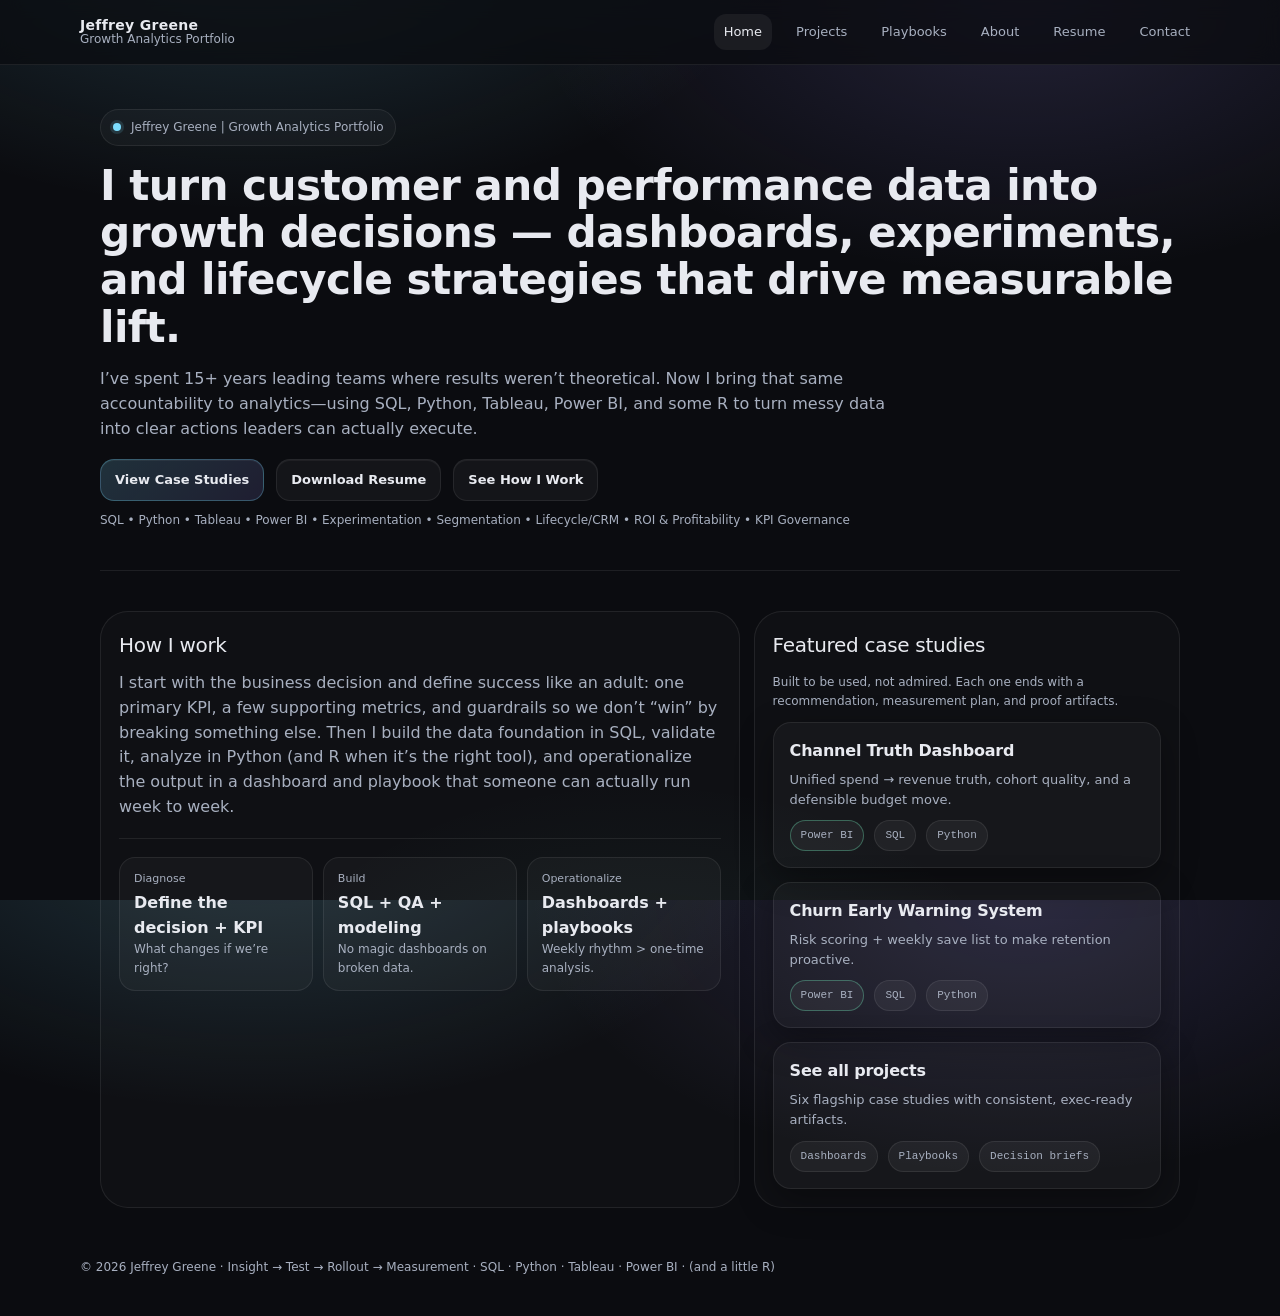
<file: index.html>
<!doctype html>
<html lang="en">
<head>
  <meta charset="utf-8" />
  <meta name="viewport" content="width=device-width, initial-scale=1" />
  <title>Jeffrey Greene | Growth Analytics Portfolio</title>
  <meta name="description" content="Jeffrey Greene | Growth Analytics Portfolio — dashboards, experiments, and lifecycle strategy that drive measurable lift."/>
  <link rel="stylesheet" href="assets/styles.css" />
</head>
<body>
  <header class="nav">
    <div class="container nav-inner">
      <a class="brand" href="index.html" aria-label="Home">
        <strong>Jeffrey Greene</strong>
        <span>Growth Analytics Portfolio</span>
      </a>
      <nav class="navlinks" aria-label="Primary">
        <a href="index.html">Home</a>
        <a href="projects.html">Projects</a>
        <a href="playbooks.html">Playbooks</a>
        <a href="about.html">About</a>
        <a href="resume.html">Resume</a>
        <a href="contact.html">Contact</a>
      </nav>
    </div>
  </header>
  <main class="container">
    
<section class="hero">
  <div class="badge"><span class="dot"></span><span>Jeffrey Greene | Growth Analytics Portfolio</span></div>
  <h1>I turn customer and performance data into growth decisions — dashboards, experiments, and lifecycle strategies that drive measurable lift.</h1>
  <p class="subhead">I’ve spent 15+ years leading teams where results weren’t theoretical. Now I bring that same accountability to analytics—using SQL, Python, Tableau, Power BI, and some R to turn messy data into clear actions leaders can actually execute.</p>
  <div class="cta-row">
    <a class="btn primary" href="projects.html">View Case Studies</a>
    <a class="btn" href="resume.html">Download Resume</a>
    <a class="btn" href="playbooks.html">See How I Work</a>
  </div>
  <div class="kicker">SQL • Python • Tableau • Power BI • Experimentation • Segmentation • Lifecycle/CRM • ROI & Profitability • KPI Governance</div>
</section>

<div class="hr"></div>

<section class="section two-col">
  <div class="panel">
    <div class="h2">How I work</div>
    <p class="subhead" style="margin:0;">
      I start with the business decision and define success like an adult: one primary KPI, a few supporting metrics, and guardrails so we don’t “win” by breaking something else.
      Then I build the data foundation in SQL, validate it, analyze in Python (and R when it’s the right tool), and operationalize the output in a dashboard and playbook that someone can actually run week to week.
    </p>
    <div class="hr"></div>
    <div class="kpis">
      <div class="kpi">
        <div class="label">Diagnose</div>
        <div class="value">Define the decision + KPI</div>
        <div class="small">What changes if we’re right?</div>
      </div>
      <div class="kpi">
        <div class="label">Build</div>
        <div class="value">SQL + QA + modeling</div>
        <div class="small">No magic dashboards on broken data.</div>
      </div>
      <div class="kpi">
        <div class="label">Operationalize</div>
        <div class="value">Dashboards + playbooks</div>
        <div class="small">Weekly rhythm > one-time analysis.</div>
      </div>
    </div>
  </div>

  <div class="panel">
    <div class="h2">Featured case studies</div>
    <p class="small">Built to be used, not admired. Each one ends with a recommendation, measurement plan, and proof artifacts.</p>
    <div class="grid" style="margin-top:12px;">
      <a class="card" href="case-studies/channel-truth-dashboard.html">
        <h3>Channel Truth Dashboard</h3>
        <p>Unified spend → revenue truth, cohort quality, and a defensible budget move.</p>
        <div class="meta">
          <span class="pill good">Power BI</span>
          <span class="pill">SQL</span>
          <span class="pill">Python</span>
        </div>
      </a>
      <a class="card" href="case-studies/churn-early-warning.html">
        <h3>Churn Early Warning System</h3>
        <p>Risk scoring + weekly save list to make retention proactive.</p>
        <div class="meta">
          <span class="pill good">Power BI</span>
          <span class="pill">SQL</span>
          <span class="pill">Python</span>
        </div>
      </a>
      <a class="card" href="projects.html">
        <h3>See all projects</h3>
        <p>Six flagship case studies with consistent, exec-ready artifacts.</p>
        <div class="meta">
          <span class="pill">Dashboards</span>
          <span class="pill">Playbooks</span>
          <span class="pill">Decision briefs</span>
        </div>
      </a>
    </div>
  </div>
</section>

  </main>
  <footer class="container footer">
    © 2026 Jeffrey Greene · Insight → Test → Rollout → Measurement · SQL · Python · Tableau · Power BI · (and a little R)
  </footer>
  <script src="assets/main.js"></script>
</body>
</html>
</file>
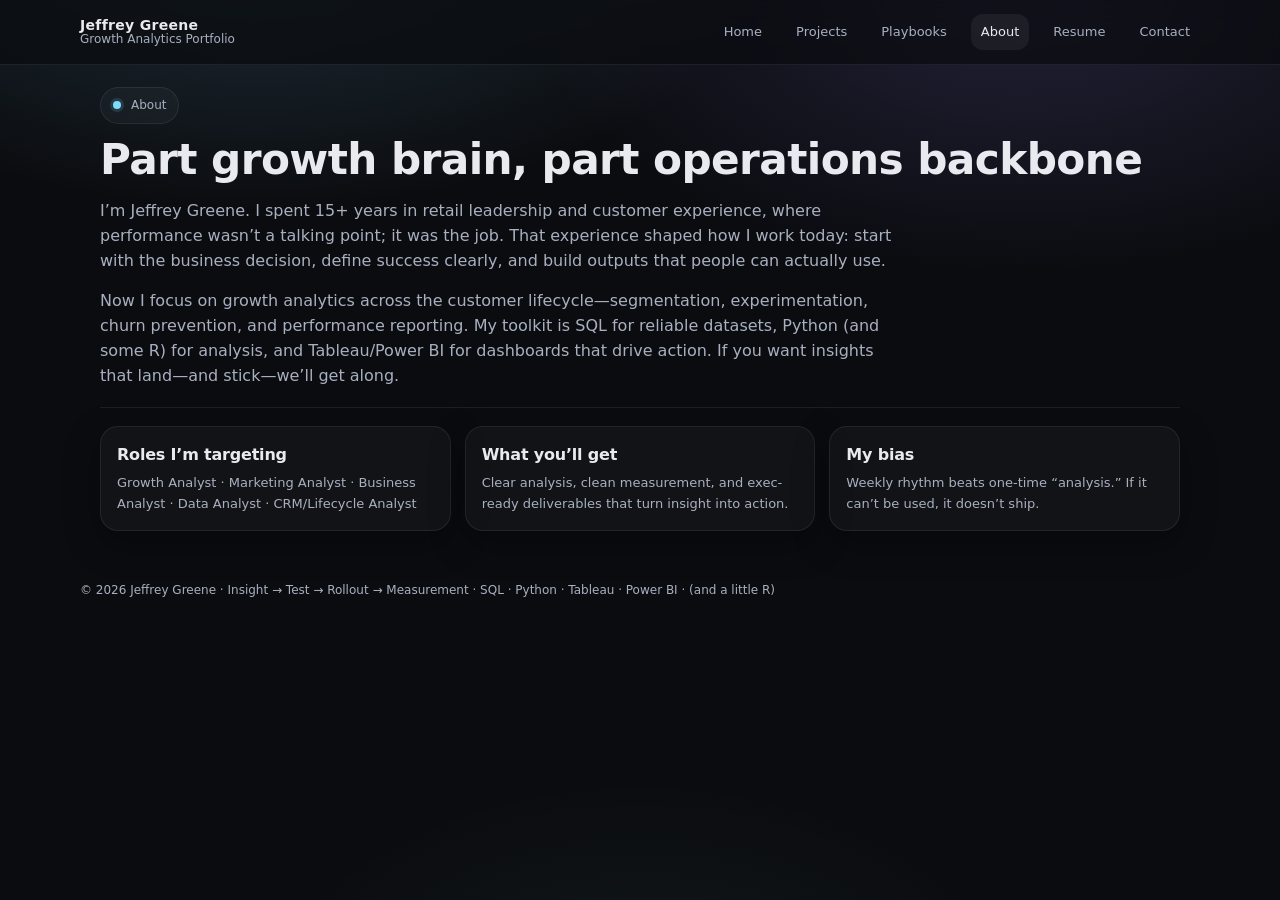
<file: about.html>
<!doctype html>
<html lang="en">
<head>
  <meta charset="utf-8" />
  <meta name="viewport" content="width=device-width, initial-scale=1" />
  <title>About | Jeffrey Greene | Growth Analytics Portfolio</title>
  <meta name="description" content="Jeffrey Greene | Growth Analytics Portfolio — dashboards, experiments, and lifecycle strategy that drive measurable lift."/>
  <link rel="stylesheet" href="assets/styles.css" />
</head>
<body>
  <header class="nav">
    <div class="container nav-inner">
      <a class="brand" href="index.html" aria-label="Home">
        <strong>Jeffrey Greene</strong>
        <span>Growth Analytics Portfolio</span>
      </a>
      <nav class="navlinks" aria-label="Primary">
        <a href="index.html">Home</a>
        <a href="projects.html">Projects</a>
        <a href="playbooks.html">Playbooks</a>
        <a href="about.html">About</a>
        <a href="resume.html">Resume</a>
        <a href="contact.html">Contact</a>
      </nav>
    </div>
  </header>
  <main class="container">
    
<section class="section">
  <div class="badge"><span class="dot"></span><span>About</span></div>
  <h1 style="margin-top:12px;">Part growth brain, part operations backbone</h1>
  <p class="subhead">I’m Jeffrey Greene. I spent 15+ years in retail leadership and customer experience, where performance wasn’t a talking point; it was the job. That experience shaped how I work today: start with the business decision, define success clearly, and build outputs that people can actually use.</p>
  <p class="subhead">Now I focus on growth analytics across the customer lifecycle—segmentation, experimentation, churn prevention, and performance reporting. My toolkit is SQL for reliable datasets, Python (and some R) for analysis, and Tableau/Power BI for dashboards that drive action. If you want insights that land—and stick—we’ll get along.</p>

  <div class="hr"></div>

  <div class="grid cols-3">
    <div class="card">
      <h3>Roles I’m targeting</h3>
      <p>Growth Analyst · Marketing Analyst · Business Analyst · Data Analyst · CRM/Lifecycle Analyst</p>
    </div>
    <div class="card">
      <h3>What you’ll get</h3>
      <p>Clear analysis, clean measurement, and exec-ready deliverables that turn insight into action.</p>
    </div>
    <div class="card">
      <h3>My bias</h3>
      <p>Weekly rhythm beats one-time “analysis.” If it can’t be used, it doesn’t ship.</p>
    </div>
  </div>
</section>

  </main>
  <footer class="container footer">
    © 2026 Jeffrey Greene · Insight → Test → Rollout → Measurement · SQL · Python · Tableau · Power BI · (and a little R)
  </footer>
  <script src="assets/main.js"></script>
</body>
</html>
</file>
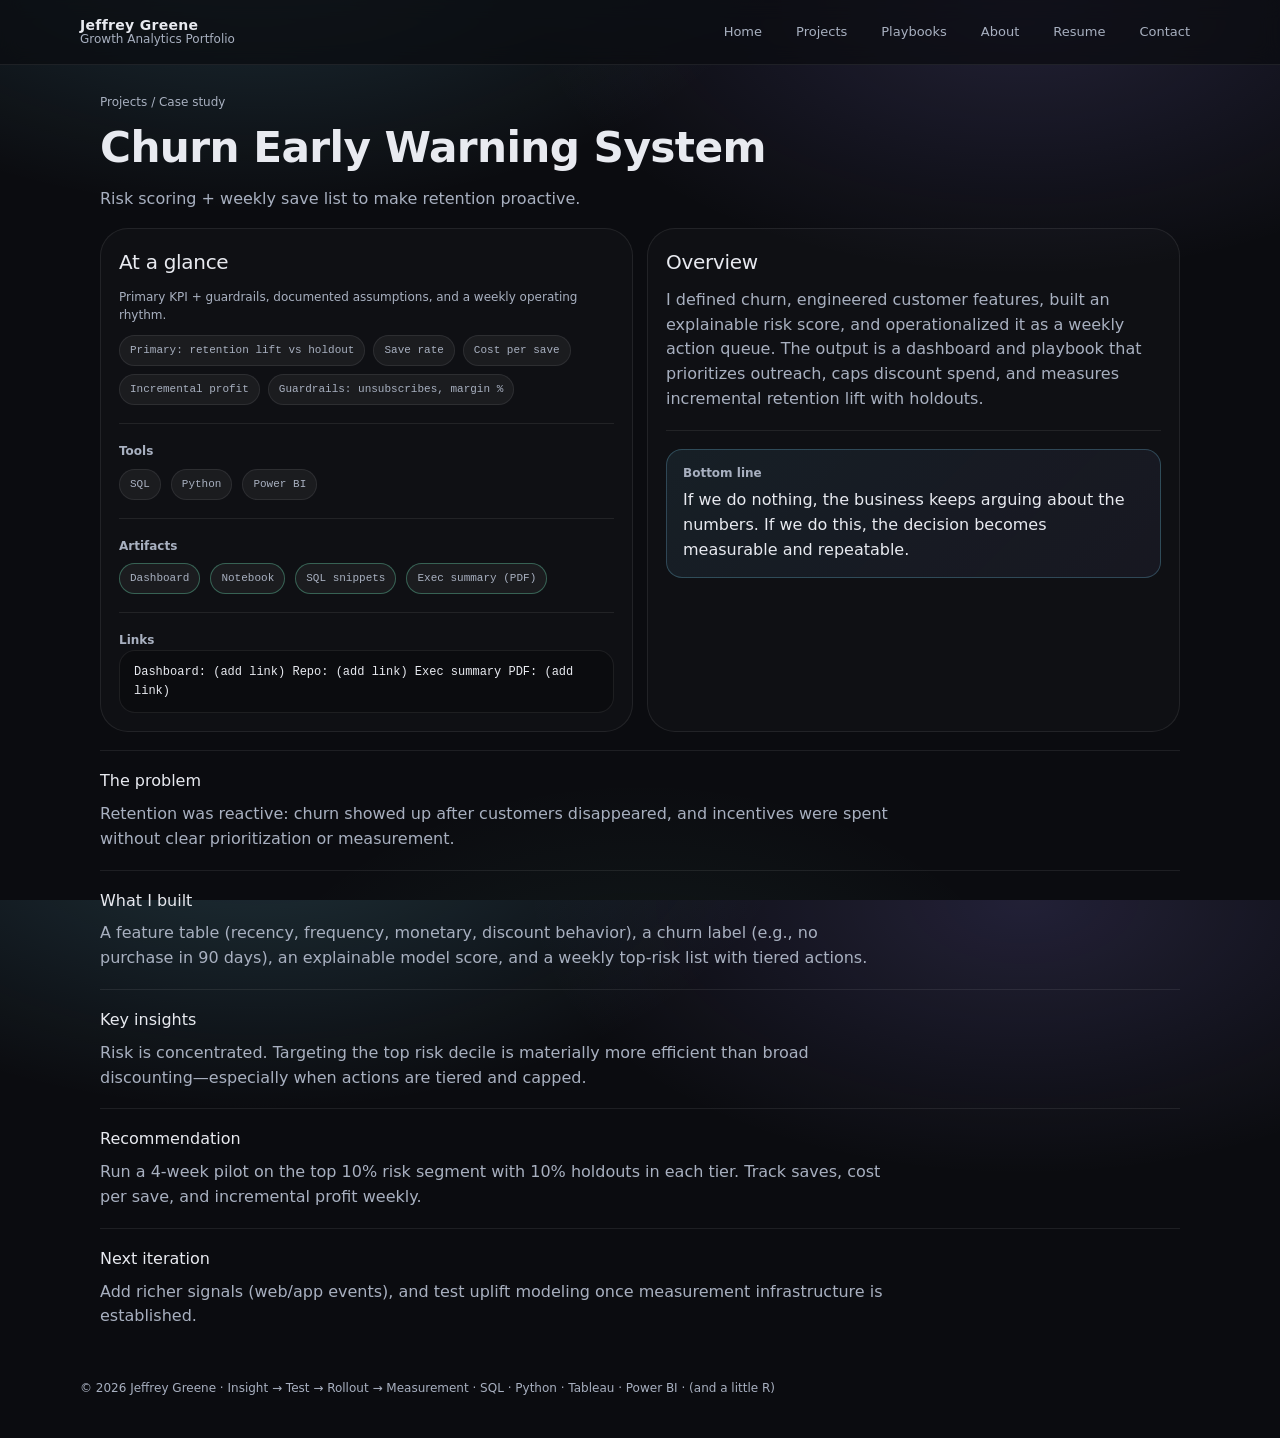
<file: churn-early-warning.html>
<!doctype html>
<html lang="en">
<head>
  <meta charset="utf-8" />
  <meta name="viewport" content="width=device-width, initial-scale=1" />
  <title>Churn Early Warning System | Jeffrey Greene | Growth Analytics Portfolio</title>
  <meta name="description" content="Churn Early Warning System — Risk scoring + weekly save list to make retention proactive."/>
  <link rel="stylesheet" href="assets/styles.css" />
</head>
<body>
  <header class="nav">
    <div class="container nav-inner">
      <a class="brand" href="index.html" aria-label="Home">
        <strong>Jeffrey Greene</strong>
        <span>Growth Analytics Portfolio</span>
      </a>
      <nav class="navlinks" aria-label="Primary">
        <a href="index.html">Home</a>
        <a href="projects.html">Projects</a>
        <a href="playbooks.html">Playbooks</a>
        <a href="about.html">About</a>
        <a href="resume.html">Resume</a>
        <a href="contact.html">Contact</a>
      </nav>
    </div>
  </header>
  <main class="container">
    
    <section class="section">
      <div class="breadcrumb"><a href="../projects.html">Projects</a> / Case study</div>
      <h1 style="margin-top:12px;">Churn Early Warning System</h1>
      <p class="subhead">Risk scoring + weekly save list to make retention proactive.</p>
      <div class="grid cols-2" style="margin-top:14px;">
        <div class="panel">
          <div class="h2">At a glance</div>
          <div class="small">Primary KPI + guardrails, documented assumptions, and a weekly operating rhythm.</div>
          <div class="meta" style="margin-top:10px; gap:8px;">
            <span class="pill">Primary: retention lift vs holdout</span><span class="pill">Save rate</span><span class="pill">Cost per save</span><span class="pill">Incremental profit</span><span class="pill">Guardrails: unsubscribes, margin %</span>
          </div>
          <div class="hr"></div>
          <div class="small"><strong>Tools</strong></div>
          <div class="meta" style="margin-top:8px;"><span class="pill">SQL</span><span class="pill">Python</span><span class="pill">Power BI</span></div>
          <div class="hr"></div>
          <div class="small"><strong>Artifacts</strong></div>
          <div class="meta" style="margin-top:8px;"><span class="pill good">Dashboard</span><span class="pill good">Notebook</span><span class="pill good">SQL snippets</span><span class="pill good">Exec summary (PDF)</span></div>
          <div class="hr"></div>
          <div class="small"><strong>Links</strong></div>
          <div class="code">Dashboard: (add link)
Repo: (add link)
Exec summary PDF: (add link)</div>
        </div>
        <div class="panel">
          <div class="h2">Overview</div>
          <p class="subhead" style="margin:0;">I defined churn, engineered customer features, built an explainable risk score, and operationalized it as a weekly action queue. The output is a dashboard and playbook that prioritizes outreach, caps discount spend, and measures incremental retention lift with holdouts.</p>
          <div class="hr"></div>
          <div class="callout">
            <div class="small"><strong>Bottom line</strong></div>
            <div class="subhead" style="margin:6px 0 0; color:var(--text);">If we do nothing, the business keeps arguing about the numbers. If we do this, the decision becomes measurable and repeatable.</div>
          </div>
        </div>
      </div>
      
        <div class="hr"></div>
        <div class="h3">The problem</div>
        <p class="subhead" style="margin:0;">Retention was reactive: churn showed up after customers disappeared, and incentives were spent without clear prioritization or measurement.</p>
        
        <div class="hr"></div>
        <div class="h3">What I built</div>
        <p class="subhead" style="margin:0;">A feature table (recency, frequency, monetary, discount behavior), a churn label (e.g., no purchase in 90 days), an explainable model score, and a weekly top‑risk list with tiered actions.</p>
        
        <div class="hr"></div>
        <div class="h3">Key insights</div>
        <p class="subhead" style="margin:0;">Risk is concentrated. Targeting the top risk decile is materially more efficient than broad discounting—especially when actions are tiered and capped.</p>
        
        <div class="hr"></div>
        <div class="h3">Recommendation</div>
        <p class="subhead" style="margin:0;">Run a 4‑week pilot on the top 10% risk segment with 10% holdouts in each tier. Track saves, cost per save, and incremental profit weekly.</p>
        
        <div class="hr"></div>
        <div class="h3">Next iteration</div>
        <p class="subhead" style="margin:0;">Add richer signals (web/app events), and test uplift modeling once measurement infrastructure is established.</p>
        
    </section>
    
  </main>
  <footer class="container footer">
    © 2026 Jeffrey Greene · Insight → Test → Rollout → Measurement · SQL · Python · Tableau · Power BI · (and a little R)
  </footer>
  <script src="assets/main.js"></script>
</body>
</html>
</file>
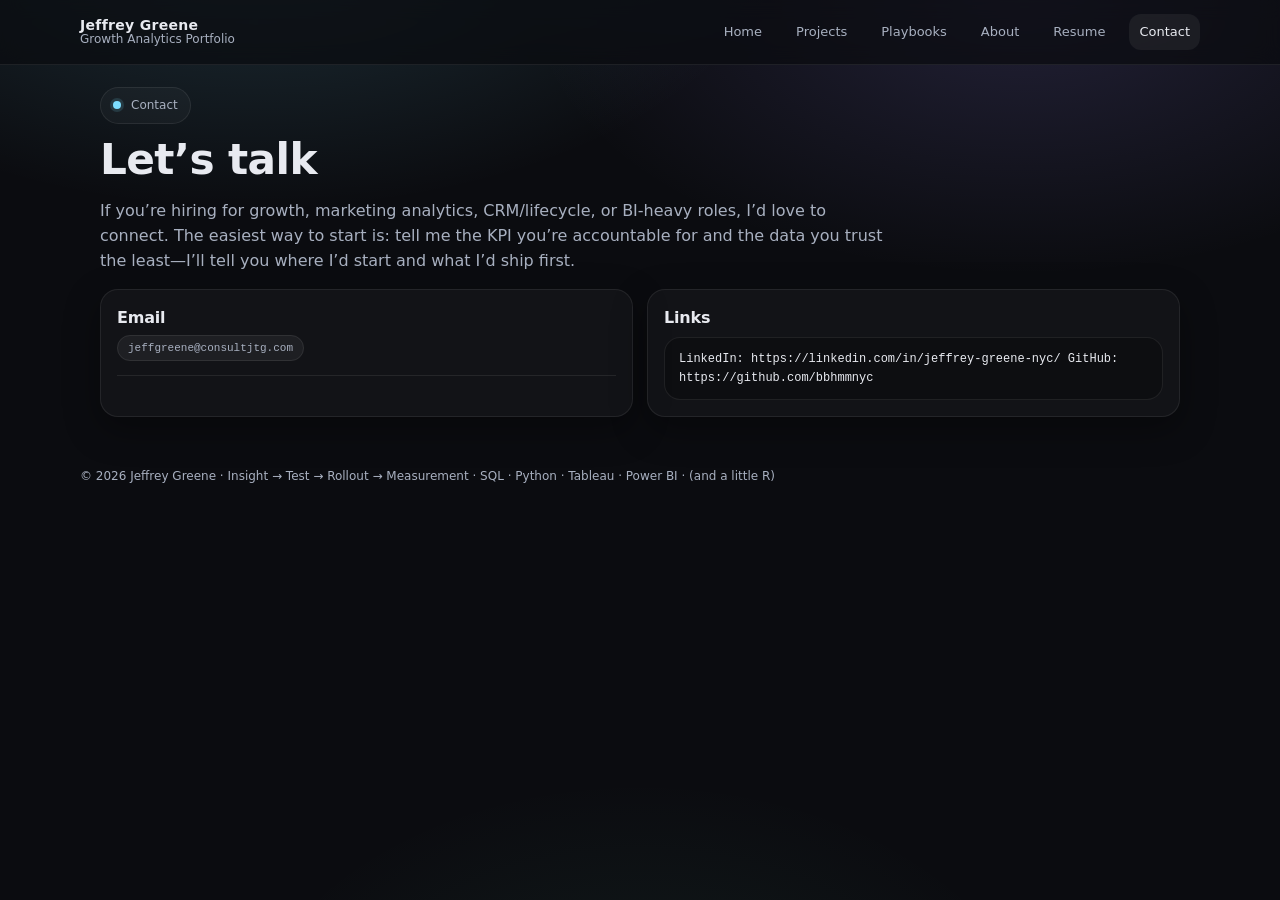
<file: contact.html>
<!doctype html>
<html lang="en">
<head>
  <meta charset="utf-8" />
  <meta name="viewport" content="width=device-width, initial-scale=1" />
  <title>Contact | Jeffrey Greene | Growth Analytics Portfolio</title>
  <meta name="description" content="Jeffrey Greene | Growth Analytics Portfolio — dashboards, experiments, and lifecycle strategy that drive measurable lift."/>
  <link rel="stylesheet" href="assets/styles.css" />
</head>
<body>
  <header class="nav">
    <div class="container nav-inner">
      <a class="brand" href="index.html" aria-label="Home">
        <strong>Jeffrey Greene</strong>
        <span>Growth Analytics Portfolio</span>
      </a>
      <nav class="navlinks" aria-label="Primary">
        <a href="index.html">Home</a>
        <a href="projects.html">Projects</a>
        <a href="playbooks.html">Playbooks</a>
        <a href="about.html">About</a>
        <a href="resume.html">Resume</a>
        <a href="contact.html">Contact</a>
      </nav>
    </div>
  </header>
  <main class="container">
    
<section class="section">
  <div class="badge"><span class="dot"></span><span>Contact</span></div>
  <h1 style="margin-top:12px;">Let’s talk</h1>
  <p class="subhead">If you’re hiring for growth, marketing analytics, CRM/lifecycle, or BI-heavy roles, I’d love to connect. The easiest way to start is: tell me the KPI you’re accountable for and the data you trust the least—I’ll tell you where I’d start and what I’d ship first.</p>

  <div class="grid cols-2" style="margin-top:14px;">
    <div class="card">
      <h3>Email</h3>
      <p><span class="pill">jeffgreene@consultjtg.com</span>
      <div class="hr"></div>
      <p class="small"></p>
    </div>
    <div class="card">
      <h3>Links</h3>
      <div class="code">LinkedIn: https://linkedin.com/in/jeffrey-greene-nyc/
GitHub: https://github.com/bbhmmnyc</div>
    </div>
  </div>
</section>

  </main>
  <footer class="container footer">
    © 2026 Jeffrey Greene · Insight → Test → Rollout → Measurement · SQL · Python · Tableau · Power BI · (and a little R)
  </footer>
  <script src="assets/main.js"></script>
</body>
</html>
</file>
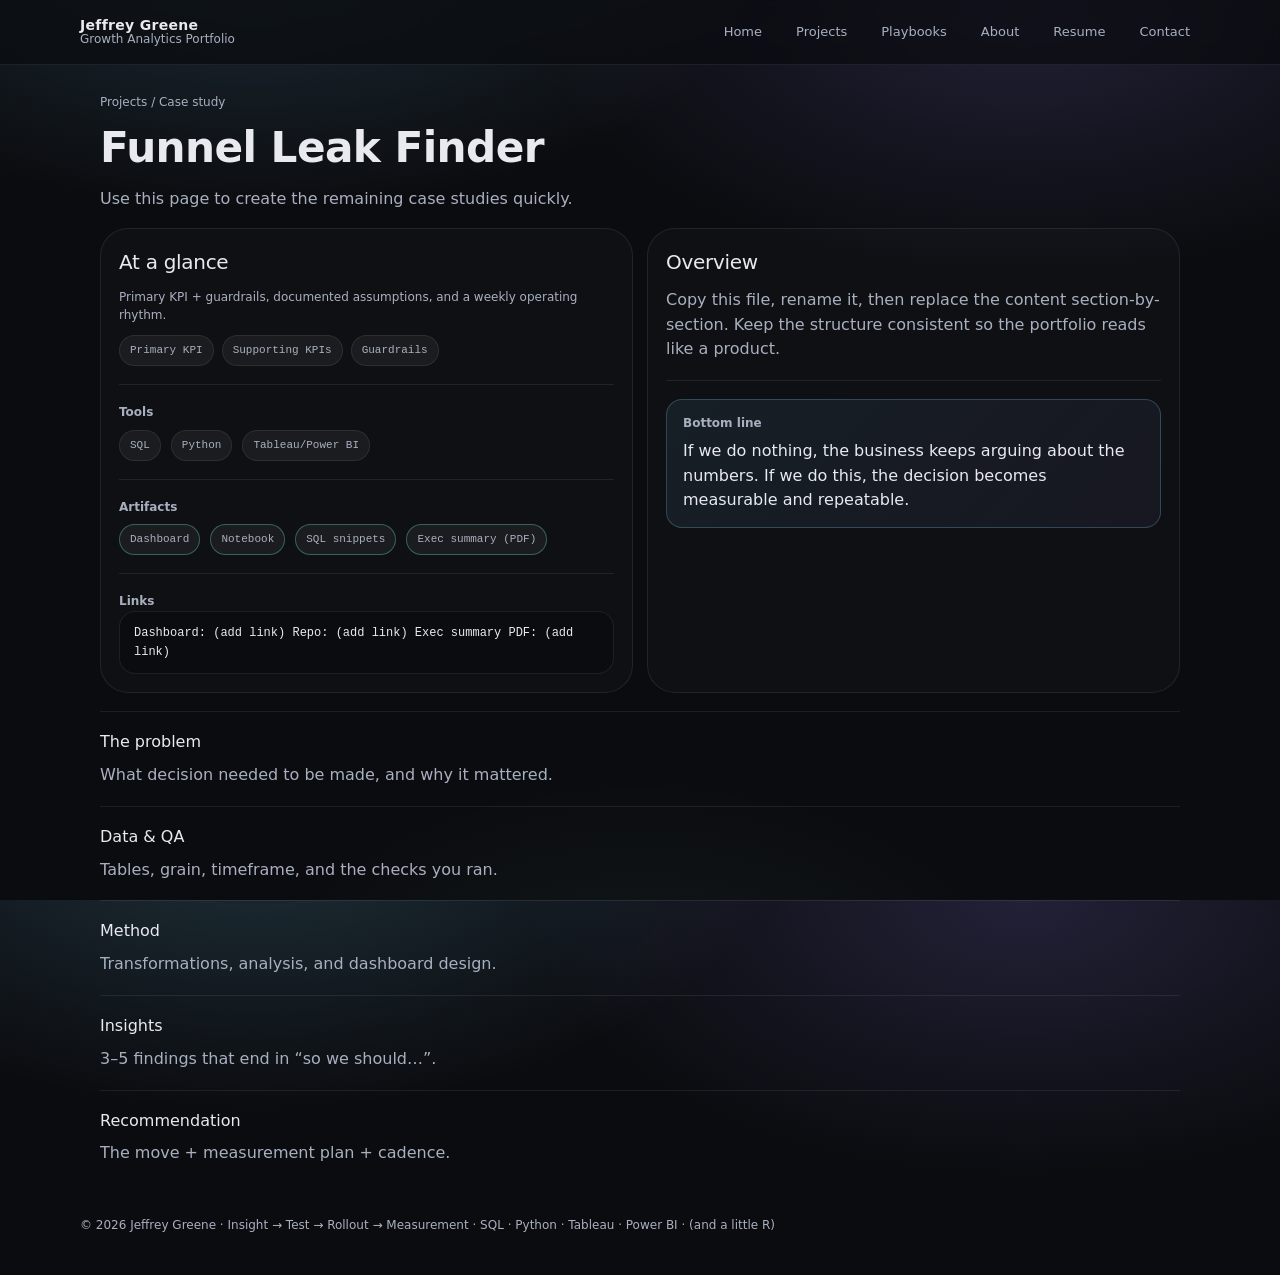
<file: funnel-leak-finder.html>
<!doctype html>
<html lang="en">
<head>
  <meta charset="utf-8" />
  <meta name="viewport" content="width=device-width, initial-scale=1" />
  <title>Funnel Leak Finder | Jeffrey Greene | Growth Analytics Portfolio</title>
  <meta name="description" content="Funnel Leak Finder — Use this page to create the remaining case studies quickly."/>
  <link rel="stylesheet" href="assets/styles.css" />
</head>
<body>
  <header class="nav">
    <div class="container nav-inner">
      <a class="brand" href="index.html" aria-label="Home">
        <strong>Jeffrey Greene</strong>
        <span>Growth Analytics Portfolio</span>
      </a>
      <nav class="navlinks" aria-label="Primary">
        <a href="index.html">Home</a>
        <a href="projects.html">Projects</a>
        <a href="playbooks.html">Playbooks</a>
        <a href="about.html">About</a>
        <a href="resume.html">Resume</a>
        <a href="contact.html">Contact</a>
      </nav>
    </div>
  </header>
  <main class="container">
    
    <section class="section">
      <div class="breadcrumb"><a href="../projects.html">Projects</a> / Case study</div>
      <h1 style="margin-top:12px;">Funnel Leak Finder</h1>
      <p class="subhead">Use this page to create the remaining case studies quickly.</p>
      <div class="grid cols-2" style="margin-top:14px;">
        <div class="panel">
          <div class="h2">At a glance</div>
          <div class="small">Primary KPI + guardrails, documented assumptions, and a weekly operating rhythm.</div>
          <div class="meta" style="margin-top:10px; gap:8px;">
            <span class="pill">Primary KPI</span><span class="pill">Supporting KPIs</span><span class="pill">Guardrails</span>
          </div>
          <div class="hr"></div>
          <div class="small"><strong>Tools</strong></div>
          <div class="meta" style="margin-top:8px;"><span class="pill">SQL</span><span class="pill">Python</span><span class="pill">Tableau/Power BI</span></div>
          <div class="hr"></div>
          <div class="small"><strong>Artifacts</strong></div>
          <div class="meta" style="margin-top:8px;"><span class="pill good">Dashboard</span><span class="pill good">Notebook</span><span class="pill good">SQL snippets</span><span class="pill good">Exec summary (PDF)</span></div>
          <div class="hr"></div>
          <div class="small"><strong>Links</strong></div>
          <div class="code">Dashboard: (add link)
Repo: (add link)
Exec summary PDF: (add link)</div>
        </div>
        <div class="panel">
          <div class="h2">Overview</div>
          <p class="subhead" style="margin:0;">Copy this file, rename it, then replace the content section-by-section. Keep the structure consistent so the portfolio reads like a product.</p>
          <div class="hr"></div>
          <div class="callout">
            <div class="small"><strong>Bottom line</strong></div>
            <div class="subhead" style="margin:6px 0 0; color:var(--text);">If we do nothing, the business keeps arguing about the numbers. If we do this, the decision becomes measurable and repeatable.</div>
          </div>
        </div>
      </div>
      
        <div class="hr"></div>
        <div class="h3">The problem</div>
        <p class="subhead" style="margin:0;">What decision needed to be made, and why it mattered.</p>
        
        <div class="hr"></div>
        <div class="h3">Data & QA</div>
        <p class="subhead" style="margin:0;">Tables, grain, timeframe, and the checks you ran.</p>
        
        <div class="hr"></div>
        <div class="h3">Method</div>
        <p class="subhead" style="margin:0;">Transformations, analysis, and dashboard design.</p>
        
        <div class="hr"></div>
        <div class="h3">Insights</div>
        <p class="subhead" style="margin:0;">3–5 findings that end in “so we should…”.</p>
        
        <div class="hr"></div>
        <div class="h3">Recommendation</div>
        <p class="subhead" style="margin:0;">The move + measurement plan + cadence.</p>
        
    </section>
    
  </main>
  <footer class="container footer">
    © 2026 Jeffrey Greene · Insight → Test → Rollout → Measurement · SQL · Python · Tableau · Power BI · (and a little R)
  </footer>
  <script src="assets/main.js"></script>
</body>
</html>
</file>
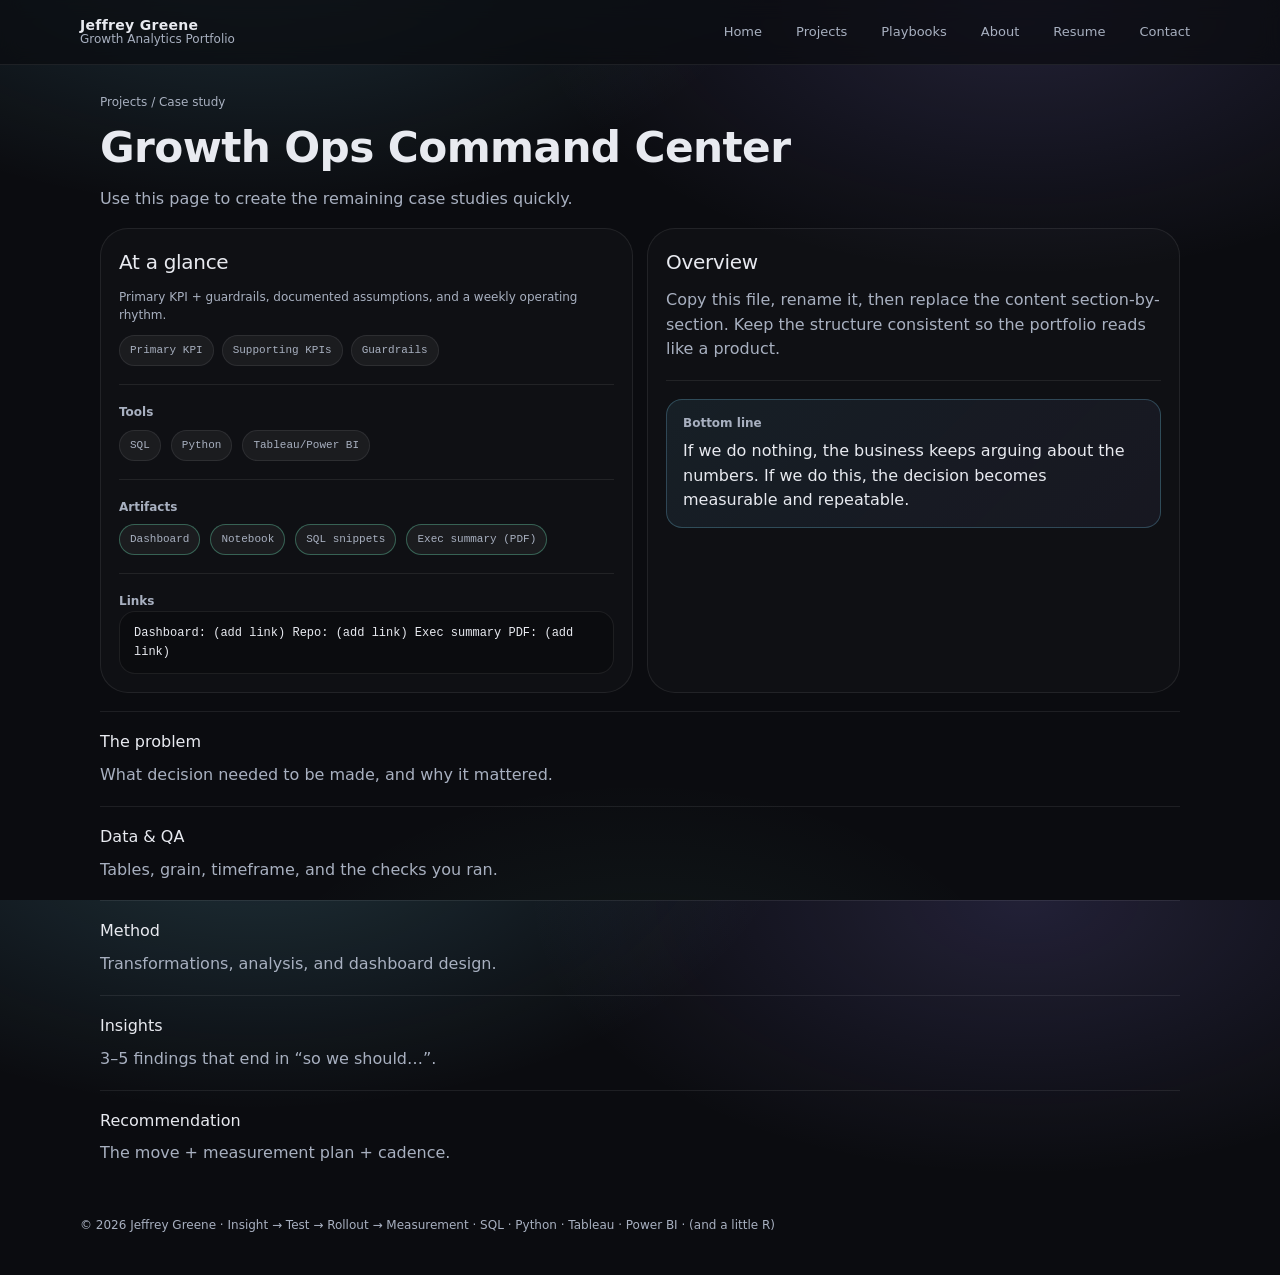
<file: growth-ops-command-center.html>
<!doctype html>
<html lang="en">
<head>
  <meta charset="utf-8" />
  <meta name="viewport" content="width=device-width, initial-scale=1" />
  <title>Growth Ops Command Center | Jeffrey Greene | Growth Analytics Portfolio</title>
  <meta name="description" content="Growth Ops Command Center — Use this page to create the remaining case studies quickly."/>
  <link rel="stylesheet" href="assets/styles.css" />
</head>
<body>
  <header class="nav">
    <div class="container nav-inner">
      <a class="brand" href="index.html" aria-label="Home">
        <strong>Jeffrey Greene</strong>
        <span>Growth Analytics Portfolio</span>
      </a>
      <nav class="navlinks" aria-label="Primary">
        <a href="index.html">Home</a>
        <a href="projects.html">Projects</a>
        <a href="playbooks.html">Playbooks</a>
        <a href="about.html">About</a>
        <a href="resume.html">Resume</a>
        <a href="contact.html">Contact</a>
      </nav>
    </div>
  </header>
  <main class="container">
    
    <section class="section">
      <div class="breadcrumb"><a href="../projects.html">Projects</a> / Case study</div>
      <h1 style="margin-top:12px;">Growth Ops Command Center</h1>
      <p class="subhead">Use this page to create the remaining case studies quickly.</p>
      <div class="grid cols-2" style="margin-top:14px;">
        <div class="panel">
          <div class="h2">At a glance</div>
          <div class="small">Primary KPI + guardrails, documented assumptions, and a weekly operating rhythm.</div>
          <div class="meta" style="margin-top:10px; gap:8px;">
            <span class="pill">Primary KPI</span><span class="pill">Supporting KPIs</span><span class="pill">Guardrails</span>
          </div>
          <div class="hr"></div>
          <div class="small"><strong>Tools</strong></div>
          <div class="meta" style="margin-top:8px;"><span class="pill">SQL</span><span class="pill">Python</span><span class="pill">Tableau/Power BI</span></div>
          <div class="hr"></div>
          <div class="small"><strong>Artifacts</strong></div>
          <div class="meta" style="margin-top:8px;"><span class="pill good">Dashboard</span><span class="pill good">Notebook</span><span class="pill good">SQL snippets</span><span class="pill good">Exec summary (PDF)</span></div>
          <div class="hr"></div>
          <div class="small"><strong>Links</strong></div>
          <div class="code">Dashboard: (add link)
Repo: (add link)
Exec summary PDF: (add link)</div>
        </div>
        <div class="panel">
          <div class="h2">Overview</div>
          <p class="subhead" style="margin:0;">Copy this file, rename it, then replace the content section-by-section. Keep the structure consistent so the portfolio reads like a product.</p>
          <div class="hr"></div>
          <div class="callout">
            <div class="small"><strong>Bottom line</strong></div>
            <div class="subhead" style="margin:6px 0 0; color:var(--text);">If we do nothing, the business keeps arguing about the numbers. If we do this, the decision becomes measurable and repeatable.</div>
          </div>
        </div>
      </div>
      
        <div class="hr"></div>
        <div class="h3">The problem</div>
        <p class="subhead" style="margin:0;">What decision needed to be made, and why it mattered.</p>
        
        <div class="hr"></div>
        <div class="h3">Data & QA</div>
        <p class="subhead" style="margin:0;">Tables, grain, timeframe, and the checks you ran.</p>
        
        <div class="hr"></div>
        <div class="h3">Method</div>
        <p class="subhead" style="margin:0;">Transformations, analysis, and dashboard design.</p>
        
        <div class="hr"></div>
        <div class="h3">Insights</div>
        <p class="subhead" style="margin:0;">3–5 findings that end in “so we should…”.</p>
        
        <div class="hr"></div>
        <div class="h3">Recommendation</div>
        <p class="subhead" style="margin:0;">The move + measurement plan + cadence.</p>
        
    </section>
    
  </main>
  <footer class="container footer">
    © 2026 Jeffrey Greene · Insight → Test → Rollout → Measurement · SQL · Python · Tableau · Power BI · (and a little R)
  </footer>
  <script src="assets/main.js"></script>
</body>
</html>
</file>
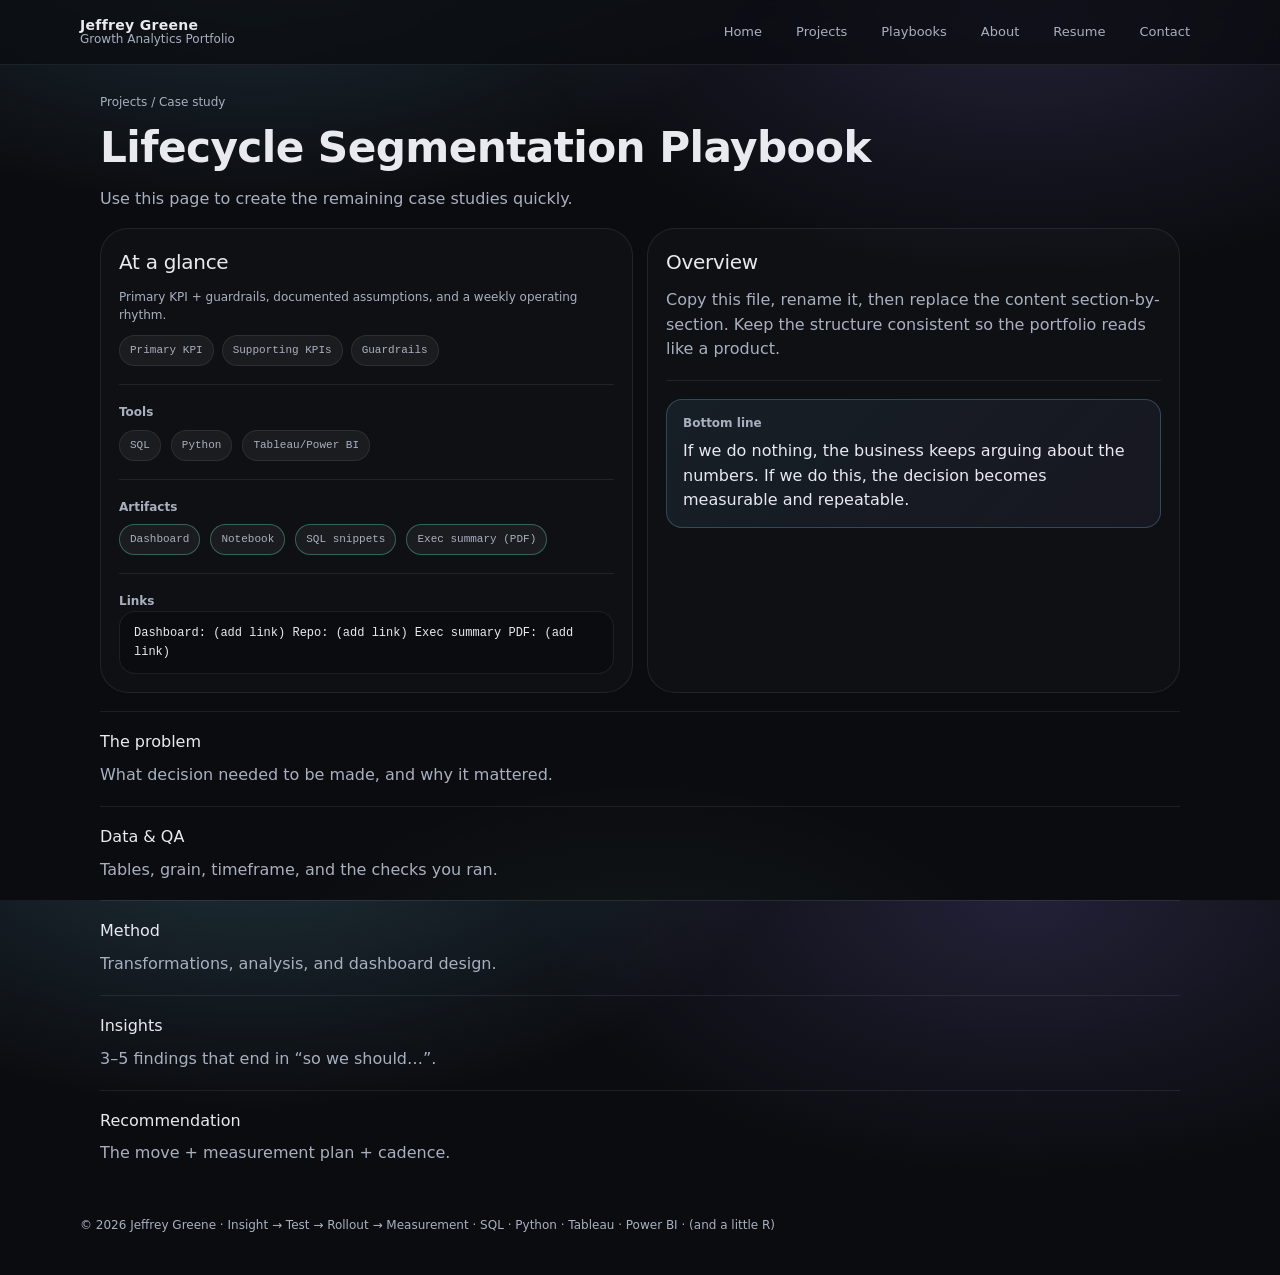
<file: lifecycle-segmentation.html>
<!doctype html>
<html lang="en">
<head>
  <meta charset="utf-8" />
  <meta name="viewport" content="width=device-width, initial-scale=1" />
  <title>Lifecycle Segmentation Playbook | Jeffrey Greene | Growth Analytics Portfolio</title>
  <meta name="description" content="Lifecycle Segmentation Playbook — Use this page to create the remaining case studies quickly."/>
  <link rel="stylesheet" href="assets/styles.css" />
</head>
<body>
  <header class="nav">
    <div class="container nav-inner">
      <a class="brand" href="index.html" aria-label="Home">
        <strong>Jeffrey Greene</strong>
        <span>Growth Analytics Portfolio</span>
      </a>
      <nav class="navlinks" aria-label="Primary">
        <a href="index.html">Home</a>
        <a href="projects.html">Projects</a>
        <a href="playbooks.html">Playbooks</a>
        <a href="about.html">About</a>
        <a href="resume.html">Resume</a>
        <a href="contact.html">Contact</a>
      </nav>
    </div>
  </header>
  <main class="container">
    
    <section class="section">
      <div class="breadcrumb"><a href="../projects.html">Projects</a> / Case study</div>
      <h1 style="margin-top:12px;">Lifecycle Segmentation Playbook</h1>
      <p class="subhead">Use this page to create the remaining case studies quickly.</p>
      <div class="grid cols-2" style="margin-top:14px;">
        <div class="panel">
          <div class="h2">At a glance</div>
          <div class="small">Primary KPI + guardrails, documented assumptions, and a weekly operating rhythm.</div>
          <div class="meta" style="margin-top:10px; gap:8px;">
            <span class="pill">Primary KPI</span><span class="pill">Supporting KPIs</span><span class="pill">Guardrails</span>
          </div>
          <div class="hr"></div>
          <div class="small"><strong>Tools</strong></div>
          <div class="meta" style="margin-top:8px;"><span class="pill">SQL</span><span class="pill">Python</span><span class="pill">Tableau/Power BI</span></div>
          <div class="hr"></div>
          <div class="small"><strong>Artifacts</strong></div>
          <div class="meta" style="margin-top:8px;"><span class="pill good">Dashboard</span><span class="pill good">Notebook</span><span class="pill good">SQL snippets</span><span class="pill good">Exec summary (PDF)</span></div>
          <div class="hr"></div>
          <div class="small"><strong>Links</strong></div>
          <div class="code">Dashboard: (add link)
Repo: (add link)
Exec summary PDF: (add link)</div>
        </div>
        <div class="panel">
          <div class="h2">Overview</div>
          <p class="subhead" style="margin:0;">Copy this file, rename it, then replace the content section-by-section. Keep the structure consistent so the portfolio reads like a product.</p>
          <div class="hr"></div>
          <div class="callout">
            <div class="small"><strong>Bottom line</strong></div>
            <div class="subhead" style="margin:6px 0 0; color:var(--text);">If we do nothing, the business keeps arguing about the numbers. If we do this, the decision becomes measurable and repeatable.</div>
          </div>
        </div>
      </div>
      
        <div class="hr"></div>
        <div class="h3">The problem</div>
        <p class="subhead" style="margin:0;">What decision needed to be made, and why it mattered.</p>
        
        <div class="hr"></div>
        <div class="h3">Data & QA</div>
        <p class="subhead" style="margin:0;">Tables, grain, timeframe, and the checks you ran.</p>
        
        <div class="hr"></div>
        <div class="h3">Method</div>
        <p class="subhead" style="margin:0;">Transformations, analysis, and dashboard design.</p>
        
        <div class="hr"></div>
        <div class="h3">Insights</div>
        <p class="subhead" style="margin:0;">3–5 findings that end in “so we should…”.</p>
        
        <div class="hr"></div>
        <div class="h3">Recommendation</div>
        <p class="subhead" style="margin:0;">The move + measurement plan + cadence.</p>
        
    </section>
    
  </main>
  <footer class="container footer">
    © 2026 Jeffrey Greene · Insight → Test → Rollout → Measurement · SQL · Python · Tableau · Power BI · (and a little R)
  </footer>
  <script src="assets/main.js"></script>
</body>
</html>
</file>
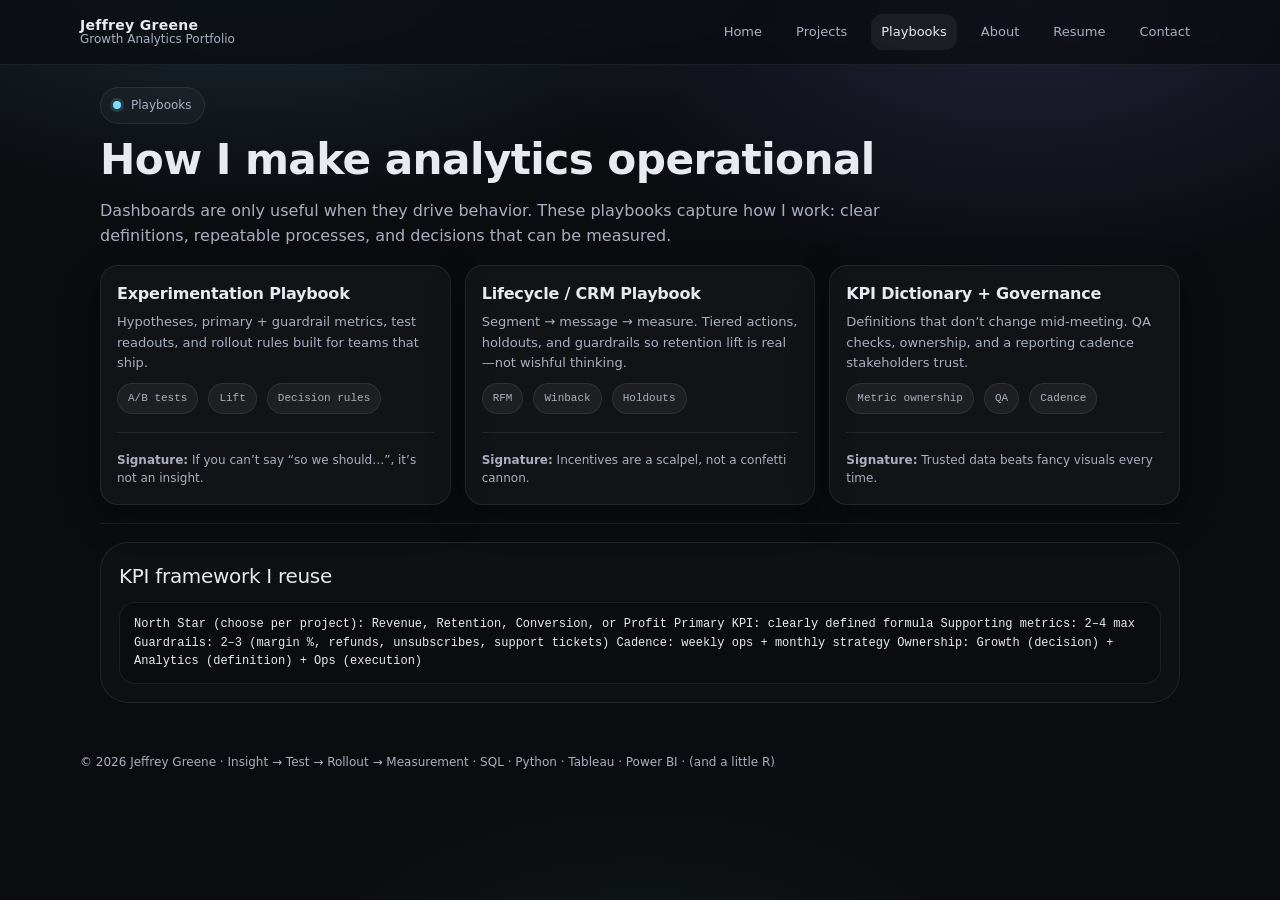
<file: playbooks.html>
<!doctype html>
<html lang="en">
<head>
  <meta charset="utf-8" />
  <meta name="viewport" content="width=device-width, initial-scale=1" />
  <title>Playbooks | Jeffrey Greene | Growth Analytics Portfolio</title>
  <meta name="description" content="Jeffrey Greene | Growth Analytics Portfolio — dashboards, experiments, and lifecycle strategy that drive measurable lift."/>
  <link rel="stylesheet" href="assets/styles.css" />
</head>
<body>
  <header class="nav">
    <div class="container nav-inner">
      <a class="brand" href="index.html" aria-label="Home">
        <strong>Jeffrey Greene</strong>
        <span>Growth Analytics Portfolio</span>
      </a>
      <nav class="navlinks" aria-label="Primary">
        <a href="index.html">Home</a>
        <a href="projects.html">Projects</a>
        <a href="playbooks.html">Playbooks</a>
        <a href="about.html">About</a>
        <a href="resume.html">Resume</a>
        <a href="contact.html">Contact</a>
      </nav>
    </div>
  </header>
  <main class="container">
    
<section class="section">
  <div class="badge"><span class="dot"></span><span>Playbooks</span></div>
  <h1 style="margin-top:12px;">How I make analytics operational</h1>
  <p class="subhead">Dashboards are only useful when they drive behavior. These playbooks capture how I work: clear definitions, repeatable processes, and decisions that can be measured.</p>

  <div class="grid cols-3" style="margin-top:14px;">
    <div class="card">
      <h3>Experimentation Playbook</h3>
      <p>Hypotheses, primary + guardrail metrics, test readouts, and rollout rules built for teams that ship.</p>
      <div class="meta">
        <span class="pill">A/B tests</span><span class="pill">Lift</span><span class="pill">Decision rules</span>
      </div>
      <div class="hr"></div>
      <div class="small"><strong>Signature:</strong> If you can’t say “so we should…”, it’s not an insight.</div>
    </div>
    <div class="card">
      <h3>Lifecycle / CRM Playbook</h3>
      <p>Segment → message → measure. Tiered actions, holdouts, and guardrails so retention lift is real—not wishful thinking.</p>
      <div class="meta">
        <span class="pill">RFM</span><span class="pill">Winback</span><span class="pill">Holdouts</span>
      </div>
      <div class="hr"></div>
      <div class="small"><strong>Signature:</strong> Incentives are a scalpel, not a confetti cannon.</div>
    </div>
    <div class="card">
      <h3>KPI Dictionary + Governance</h3>
      <p>Definitions that don’t change mid‑meeting. QA checks, ownership, and a reporting cadence stakeholders trust.</p>
      <div class="meta">
        <span class="pill">Metric ownership</span><span class="pill">QA</span><span class="pill">Cadence</span>
      </div>
      <div class="hr"></div>
      <div class="small"><strong>Signature:</strong> Trusted data beats fancy visuals every time.</div>
    </div>
  </div>

  <div class="hr"></div>

  <div class="panel">
    <div class="h2">KPI framework I reuse</div>
    <div class="code">North Star (choose per project): Revenue, Retention, Conversion, or Profit
Primary KPI: clearly defined formula
Supporting metrics: 2–4 max
Guardrails: 2–3 (margin %, refunds, unsubscribes, support tickets)
Cadence: weekly ops + monthly strategy
Ownership: Growth (decision) + Analytics (definition) + Ops (execution)</div>
  </div>
</section>

  </main>
  <footer class="container footer">
    © 2026 Jeffrey Greene · Insight → Test → Rollout → Measurement · SQL · Python · Tableau · Power BI · (and a little R)
  </footer>
  <script src="assets/main.js"></script>
</body>
</html>
</file>
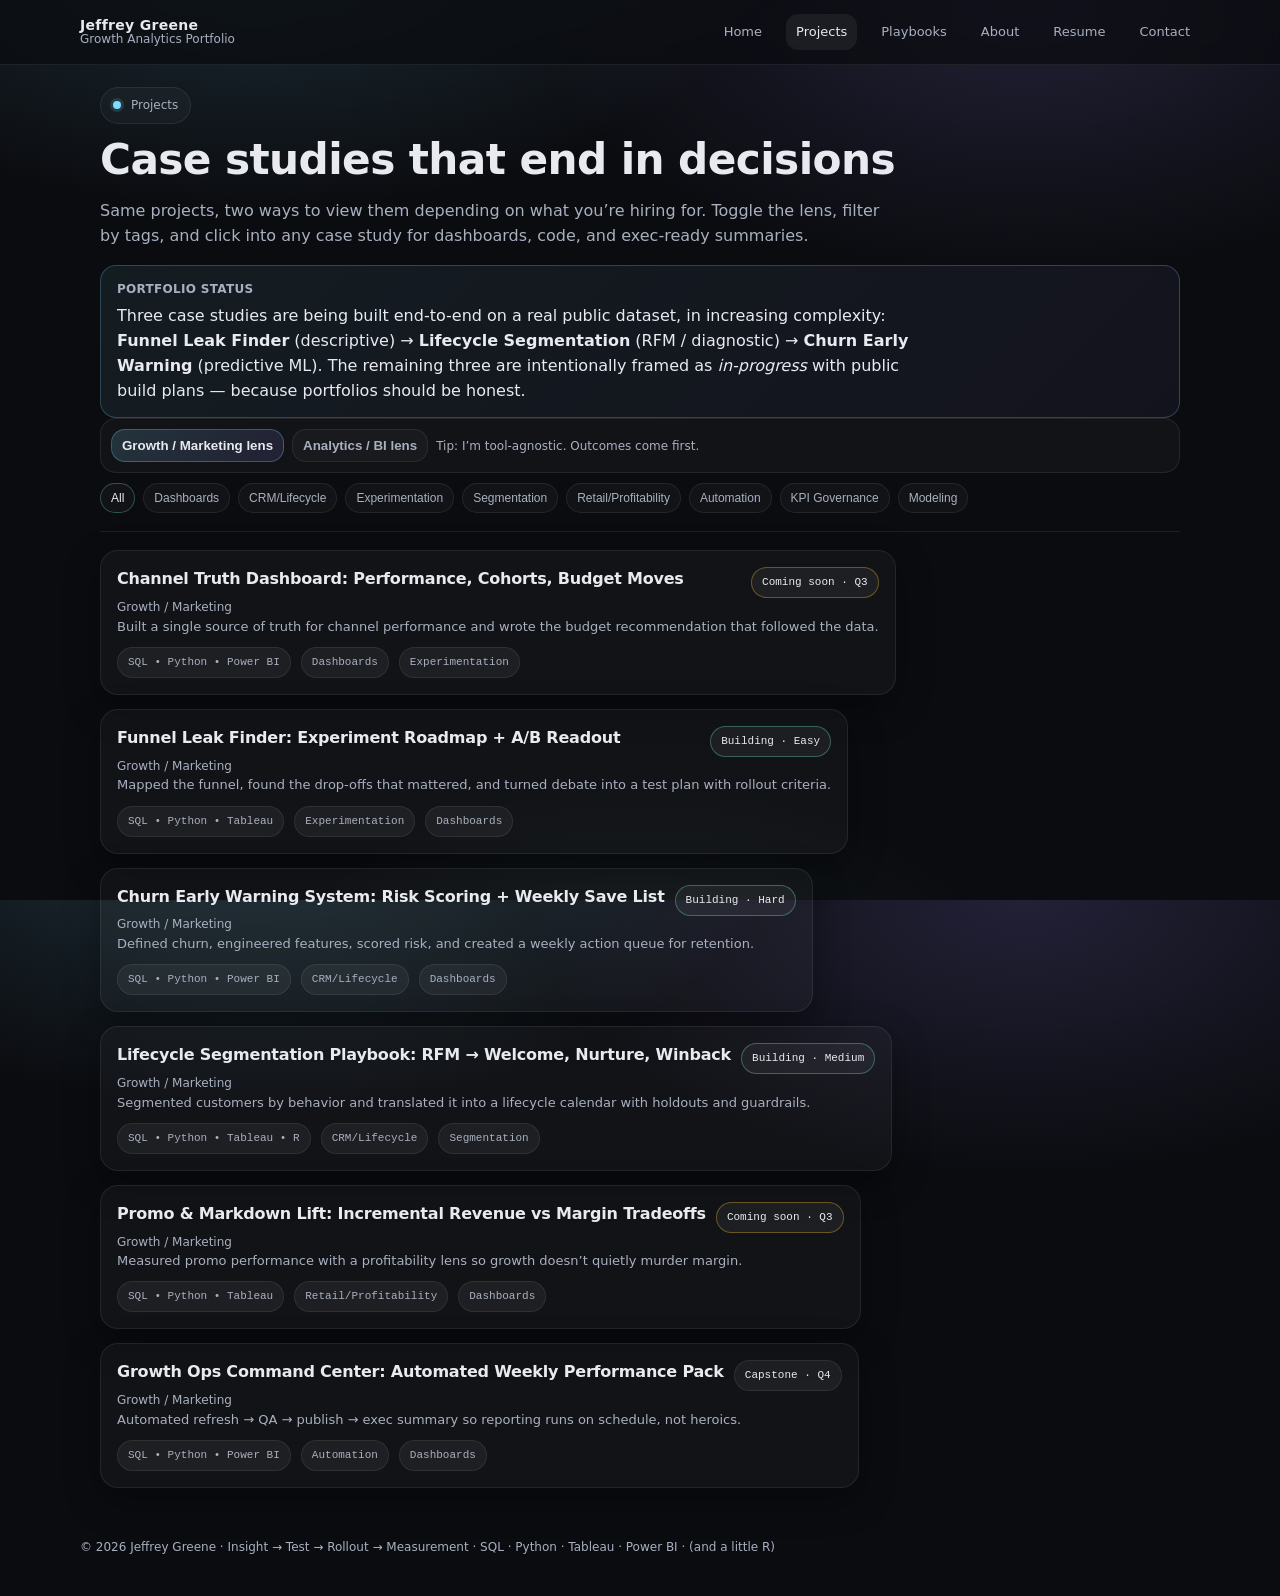
<file: projects.html>
<!doctype html>
<html lang="en">
<head>
  <meta charset="utf-8" />
  <meta name="viewport" content="width=device-width, initial-scale=1" />
  <title>Projects | Jeffrey Greene | Growth Analytics Portfolio</title>
  <meta name="description" content="Jeffrey Greene | Growth Analytics Portfolio — dashboards, experiments, and lifecycle strategy that drive measurable lift."/>
  <link rel="stylesheet" href="assets/styles.css" />
</head>
<body>
  <header class="nav">
    <div class="container nav-inner">
      <a class="brand" href="index.html" aria-label="Home">
        <strong>Jeffrey Greene</strong>
        <span>Growth Analytics Portfolio</span>
      </a>
      <nav class="navlinks" aria-label="Primary">
        <a href="index.html">Home</a>
        <a href="projects.html">Projects</a>
        <a href="playbooks.html">Playbooks</a>
        <a href="about.html">About</a>
        <a href="resume.html">Resume</a>
        <a href="contact.html">Contact</a>
      </nav>
    </div>
  </header>
  <main class="container">
    
<section class="section">
  <div class="badge"><span class="dot"></span><span>Projects</span></div>
  <h1 style="margin-top:12px;">Case studies that end in decisions</h1>
  <p class="subhead">Same projects, two ways to view them depending on what you’re hiring for. Toggle the lens, filter by tags, and click into any case study for dashboards, code, and exec-ready summaries.</p>

  <div class="callout" style="margin-top:14px;">
    <div class="small" style="letter-spacing:.3px; text-transform:uppercase;"><strong>Portfolio status</strong></div>
    <div class="subhead" style="margin:6px 0 0; color:var(--text);">
      Three case studies are being built end-to-end on a real public dataset, in increasing complexity:
      <strong>Funnel Leak Finder</strong> (descriptive) → <strong>Lifecycle Segmentation</strong> (RFM / diagnostic) →
      <strong>Churn Early Warning</strong> (predictive ML). The remaining three are intentionally framed as
      <em>in-progress</em> with public build plans — because portfolios should be honest.
    </div>
  </div>

  <div class="toggle" data-lens>
    <button class="active" data-set-lens="growth" type="button">Growth / Marketing lens</button>
    <button data-set-lens="analytics" type="button">Analytics / BI lens</button>
    <span class="small">Tip: I’m tool-agnostic. Outcomes come first.</span>
  </div>

  <div class="filters" data-filters>
    <button class="active" data-filter="all" type="button">All</button>
    <button data-filter="Dashboards" type="button">Dashboards</button>
    <button data-filter="CRM/Lifecycle" type="button">CRM/Lifecycle</button>
    <button data-filter="Experimentation" type="button">Experimentation</button>
    <button data-filter="Segmentation" type="button">Segmentation</button>
    <button data-filter="Retail/Profitability" type="button">Retail/Profitability</button>
    <button data-filter="Automation" type="button">Automation</button>
    <button data-filter="KPI Governance" type="button">KPI Governance</button>
    <button data-filter="Modeling" type="button">Modeling</button>
  </div>

  <div class="hr"></div>

  <div class="grid cols-2" style="display:flex; flex-wrap:wrap; gap:14px;">
    
    <a class="card" data-project style="display:flex; flex-direction:column; gap:8px;"
      href="case-studies/funnel-leak-finder.html"
      data-tags="Experimentation, Dashboards"
      data-primary-growth="Growth / Marketing"
      data-primary-analytics="Analytics / BI"
      data-lens-order-growth="1"
      data-lens-order-analytics="3">
      <div style="display:flex; align-items:flex-start; justify-content:space-between; gap:10px;">
        <div>
          <h3 style="margin:0 0 6px;">Funnel Leak Finder: Experiment Roadmap + A/B Readout</h3>
          <div class="small" data-tag-primary>Growth / Marketing</div>
        </div>
        <span class="pill good">Building · Easy</span>
      </div>
      <p>Mapped the funnel, found the drop-offs that mattered, and turned debate into a test plan with rollout criteria.</p>
      <div class="meta">
        <span class="pill">SQL • Python • Tableau</span>
        <span class="pill">Experimentation</span><span class="pill">Dashboards</span>
      </div>
    </a>
    
    <a class="card" data-project style="display:flex; flex-direction:column; gap:8px;"
      href="case-studies/channel-truth-dashboard.html"
      data-tags="Dashboards, Experimentation, KPI Governance"
      data-primary-growth="Growth / Marketing"
      data-primary-analytics="Analytics / BI"
      data-lens-order-growth="0"
      data-lens-order-analytics="1">
      <div style="display:flex; align-items:flex-start; justify-content:space-between; gap:10px;">
        <div>
          <h3 style="margin:0 0 6px;">Channel Truth Dashboard: Performance, Cohorts, Budget Moves</h3>
          <div class="small" data-tag-primary>Growth / Marketing</div>
        </div>
        <span class="pill warn">Coming soon · Q3</span>
      </div>
      <p>Built a single source of truth for channel performance and wrote the budget recommendation that followed the data.</p>
      <div class="meta">
        <span class="pill">SQL • Python • Power BI</span>
        <span class="pill">Dashboards</span><span class="pill">Experimentation</span>
      </div>
    </a>
    
    <a class="card" data-project style="display:flex; flex-direction:column; gap:8px;"
      href="case-studies/lifecycle-segmentation.html"
      data-tags="CRM/Lifecycle, Segmentation"
      data-primary-growth="Growth / Marketing"
      data-primary-analytics="Analytics / BI"
      data-lens-order-growth="2"
      data-lens-order-analytics="4">
      <div style="display:flex; align-items:flex-start; justify-content:space-between; gap:10px;">
        <div>
          <h3 style="margin:0 0 6px;">Lifecycle Segmentation Playbook: RFM → Welcome, Nurture, Winback</h3>
          <div class="small" data-tag-primary>Growth / Marketing</div>
        </div>
        <span class="pill good">Building · Medium</span>
      </div>
      <p>Segmented customers by behavior and translated it into a lifecycle calendar with holdouts and guardrails.</p>
      <div class="meta">
        <span class="pill">SQL • Python • Tableau • R</span>
        <span class="pill">CRM/Lifecycle</span><span class="pill">Segmentation</span>
      </div>
    </a>
    
    <a class="card" data-project style="display:flex; flex-direction:column; gap:8px;"
      href="case-studies/churn-early-warning.html"
      data-tags="CRM/Lifecycle, Dashboards, Modeling"
      data-primary-growth="Growth / Marketing"
      data-primary-analytics="Analytics / BI"
      data-lens-order-growth="1"
      data-lens-order-analytics="0">
      <div style="display:flex; align-items:flex-start; justify-content:space-between; gap:10px;">
        <div>
          <h3 style="margin:0 0 6px;">Churn Early Warning System: Risk Scoring + Weekly Save List</h3>
          <div class="small" data-tag-primary>Growth / Marketing</div>
        </div>
        <span class="pill good">Building · Hard</span>
      </div>
      <p>Defined churn, engineered features, scored risk, and created a weekly action queue for retention.</p>
      <div class="meta">
        <span class="pill">SQL • Python • Power BI</span>
        <span class="pill">CRM/Lifecycle</span><span class="pill">Dashboards</span>
      </div>
    </a>
    
    <a class="card" data-project style="display:flex; flex-direction:column; gap:8px;"
      href="case-studies/promo-lift.html"
      data-tags="Retail/Profitability, Dashboards"
      data-primary-growth="Growth / Marketing"
      data-primary-analytics="Analytics / BI"
      data-lens-order-growth="3"
      data-lens-order-analytics="2">
      <div style="display:flex; align-items:flex-start; justify-content:space-between; gap:10px;">
        <div>
          <h3 style="margin:0 0 6px;">Promo & Markdown Lift: Incremental Revenue vs Margin Tradeoffs</h3>
          <div class="small" data-tag-primary>Growth / Marketing</div>
        </div>
        <span class="pill warn">Coming soon · Q3</span>
      </div>
      <p>Measured promo performance with a profitability lens so growth doesn’t quietly murder margin.</p>
      <div class="meta">
        <span class="pill">SQL • Python • Tableau</span>
        <span class="pill">Retail/Profitability</span><span class="pill">Dashboards</span>
      </div>
    </a>
    
    <a class="card" data-project style="display:flex; flex-direction:column; gap:8px;"
      href="case-studies/growth-ops-command-center.html"
      data-tags="Automation, Dashboards"
      data-primary-growth="Growth / Marketing"
      data-primary-analytics="Analytics / BI"
      data-lens-order-growth="4"
      data-lens-order-analytics="5">
      <div style="display:flex; align-items:flex-start; justify-content:space-between; gap:10px;">
        <div>
          <h3 style="margin:0 0 6px;">Growth Ops Command Center: Automated Weekly Performance Pack</h3>
          <div class="small" data-tag-primary>Growth / Marketing</div>
        </div>
        <span class="pill">Capstone · Q4</span>
      </div>
      <p>Automated refresh → QA → publish → exec summary so reporting runs on schedule, not heroics.</p>
      <div class="meta">
        <span class="pill">SQL • Python • Power BI</span>
        <span class="pill">Automation</span><span class="pill">Dashboards</span>
      </div>
    </a>
    
  </div>
</section>

  </main>
  <footer class="container footer">
    © 2026 Jeffrey Greene · Insight → Test → Rollout → Measurement · SQL · Python · Tableau · Power BI · (and a little R)
  </footer>
  <script src="assets/main.js"></script>
</body>
</html>
</file>
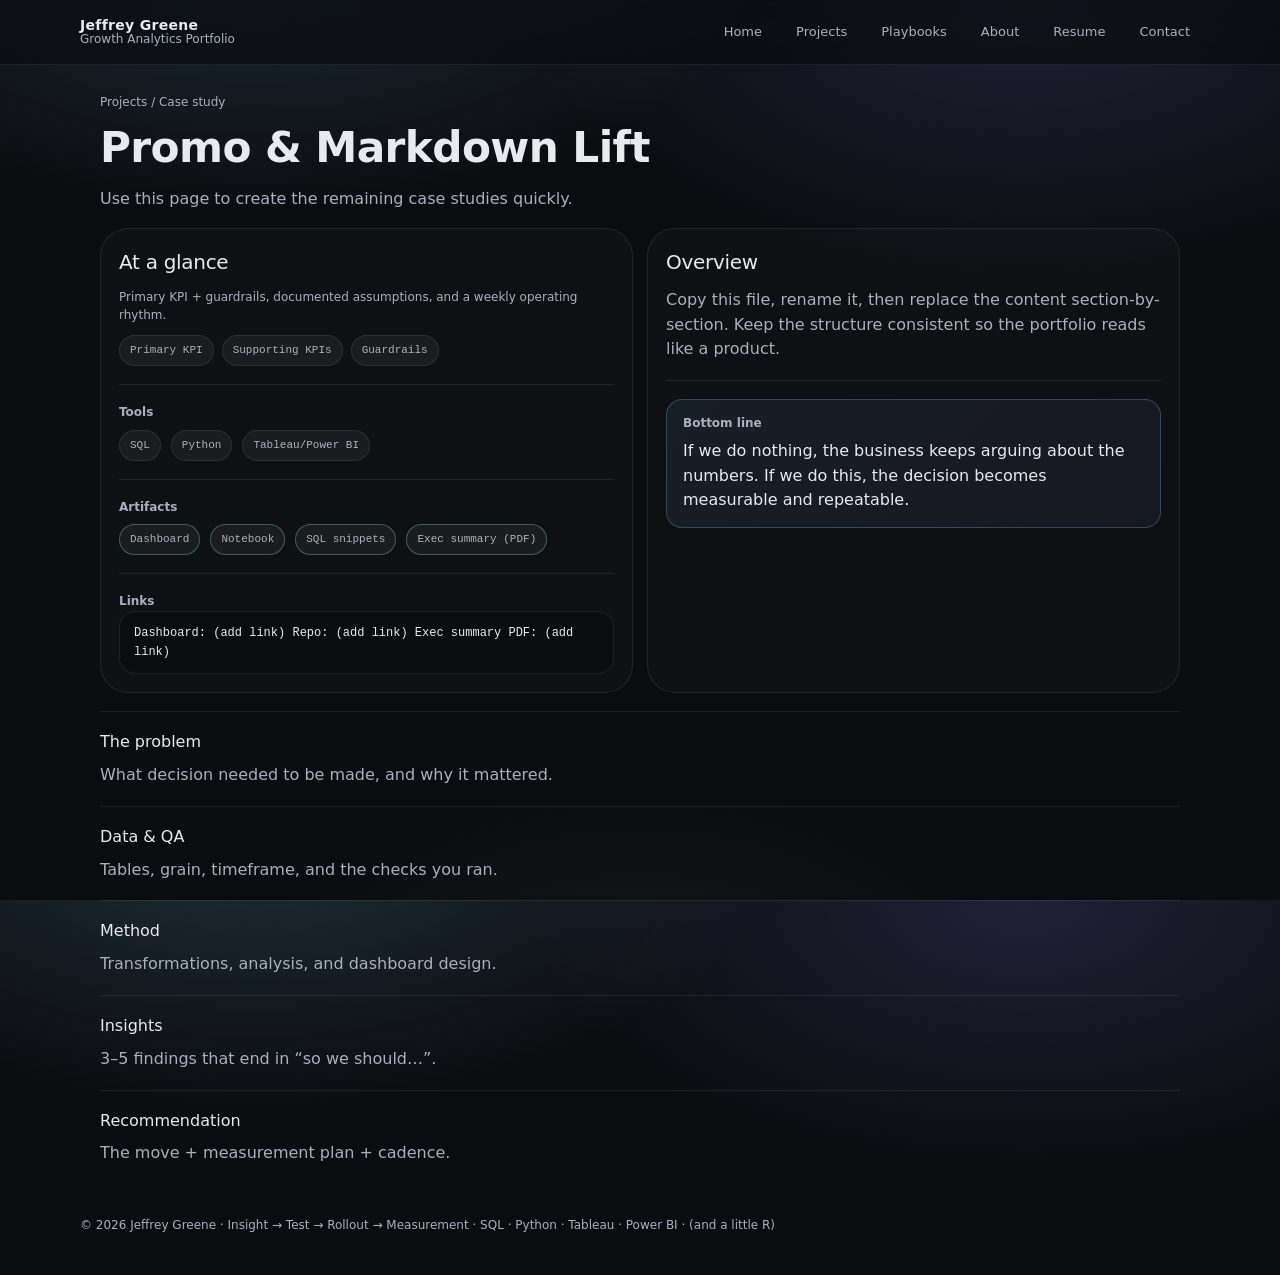
<file: promo-lift.html>
<!doctype html>
<html lang="en">
<head>
  <meta charset="utf-8" />
  <meta name="viewport" content="width=device-width, initial-scale=1" />
  <title>Promo & Markdown Lift | Jeffrey Greene | Growth Analytics Portfolio</title>
  <meta name="description" content="Promo & Markdown Lift — Use this page to create the remaining case studies quickly."/>
  <link rel="stylesheet" href="assets/styles.css" />
</head>
<body>
  <header class="nav">
    <div class="container nav-inner">
      <a class="brand" href="index.html" aria-label="Home">
        <strong>Jeffrey Greene</strong>
        <span>Growth Analytics Portfolio</span>
      </a>
      <nav class="navlinks" aria-label="Primary">
        <a href="index.html">Home</a>
        <a href="projects.html">Projects</a>
        <a href="playbooks.html">Playbooks</a>
        <a href="about.html">About</a>
        <a href="resume.html">Resume</a>
        <a href="contact.html">Contact</a>
      </nav>
    </div>
  </header>
  <main class="container">
    
    <section class="section">
      <div class="breadcrumb"><a href="../projects.html">Projects</a> / Case study</div>
      <h1 style="margin-top:12px;">Promo & Markdown Lift</h1>
      <p class="subhead">Use this page to create the remaining case studies quickly.</p>
      <div class="grid cols-2" style="margin-top:14px;">
        <div class="panel">
          <div class="h2">At a glance</div>
          <div class="small">Primary KPI + guardrails, documented assumptions, and a weekly operating rhythm.</div>
          <div class="meta" style="margin-top:10px; gap:8px;">
            <span class="pill">Primary KPI</span><span class="pill">Supporting KPIs</span><span class="pill">Guardrails</span>
          </div>
          <div class="hr"></div>
          <div class="small"><strong>Tools</strong></div>
          <div class="meta" style="margin-top:8px;"><span class="pill">SQL</span><span class="pill">Python</span><span class="pill">Tableau/Power BI</span></div>
          <div class="hr"></div>
          <div class="small"><strong>Artifacts</strong></div>
          <div class="meta" style="margin-top:8px;"><span class="pill good">Dashboard</span><span class="pill good">Notebook</span><span class="pill good">SQL snippets</span><span class="pill good">Exec summary (PDF)</span></div>
          <div class="hr"></div>
          <div class="small"><strong>Links</strong></div>
          <div class="code">Dashboard: (add link)
Repo: (add link)
Exec summary PDF: (add link)</div>
        </div>
        <div class="panel">
          <div class="h2">Overview</div>
          <p class="subhead" style="margin:0;">Copy this file, rename it, then replace the content section-by-section. Keep the structure consistent so the portfolio reads like a product.</p>
          <div class="hr"></div>
          <div class="callout">
            <div class="small"><strong>Bottom line</strong></div>
            <div class="subhead" style="margin:6px 0 0; color:var(--text);">If we do nothing, the business keeps arguing about the numbers. If we do this, the decision becomes measurable and repeatable.</div>
          </div>
        </div>
      </div>
      
        <div class="hr"></div>
        <div class="h3">The problem</div>
        <p class="subhead" style="margin:0;">What decision needed to be made, and why it mattered.</p>
        
        <div class="hr"></div>
        <div class="h3">Data & QA</div>
        <p class="subhead" style="margin:0;">Tables, grain, timeframe, and the checks you ran.</p>
        
        <div class="hr"></div>
        <div class="h3">Method</div>
        <p class="subhead" style="margin:0;">Transformations, analysis, and dashboard design.</p>
        
        <div class="hr"></div>
        <div class="h3">Insights</div>
        <p class="subhead" style="margin:0;">3–5 findings that end in “so we should…”.</p>
        
        <div class="hr"></div>
        <div class="h3">Recommendation</div>
        <p class="subhead" style="margin:0;">The move + measurement plan + cadence.</p>
        
    </section>
    
  </main>
  <footer class="container footer">
    © 2026 Jeffrey Greene · Insight → Test → Rollout → Measurement · SQL · Python · Tableau · Power BI · (and a little R)
  </footer>
  <script src="assets/main.js"></script>
</body>
</html>
</file>
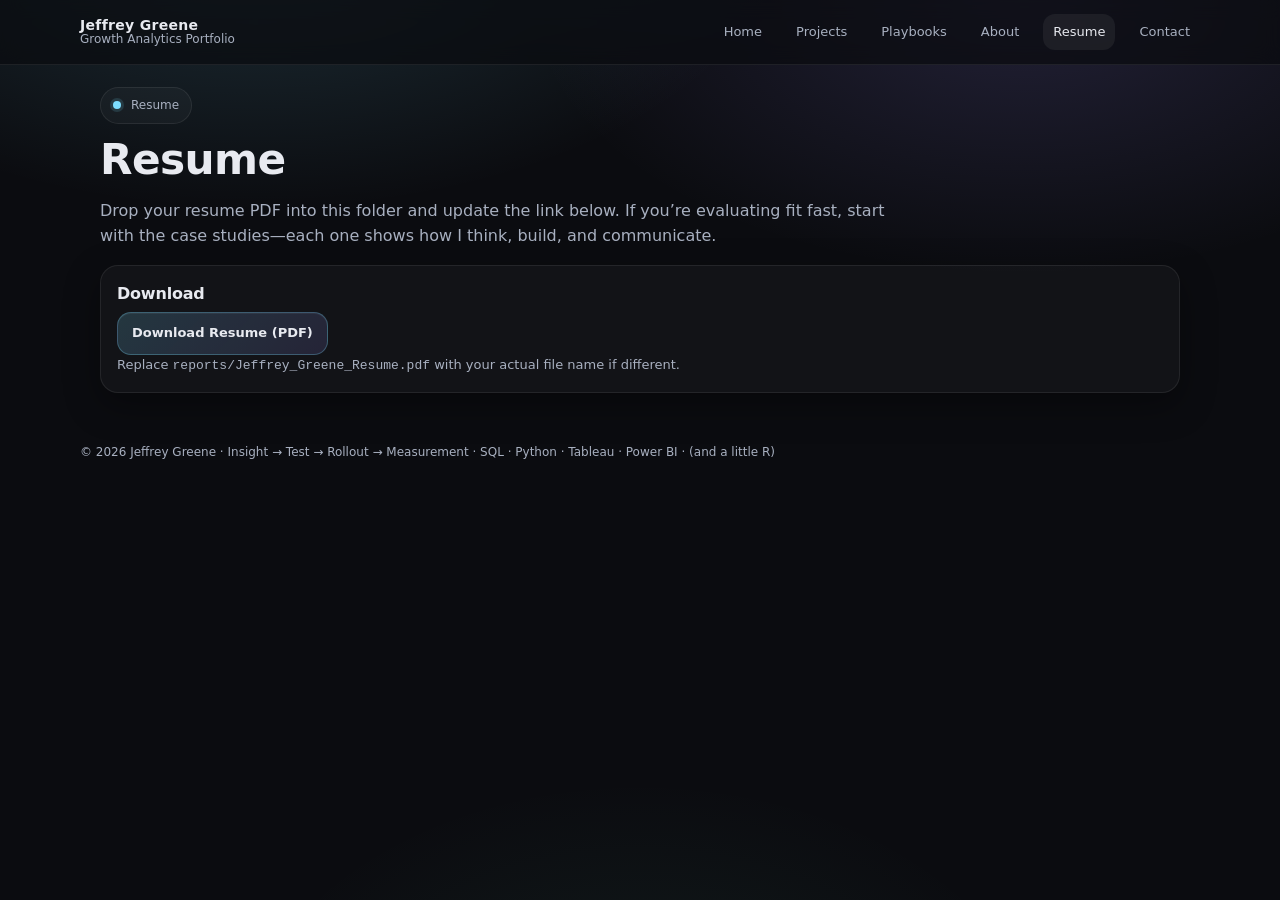
<file: resume.html>
<!doctype html>
<html lang="en">
<head>
  <meta charset="utf-8" />
  <meta name="viewport" content="width=device-width, initial-scale=1" />
  <title>Resume | Jeffrey Greene | Growth Analytics Portfolio</title>
  <meta name="description" content="Jeffrey Greene | Growth Analytics Portfolio — dashboards, experiments, and lifecycle strategy that drive measurable lift."/>
  <link rel="stylesheet" href="assets/styles.css" />
</head>
<body>
  <header class="nav">
    <div class="container nav-inner">
      <a class="brand" href="index.html" aria-label="Home">
        <strong>Jeffrey Greene</strong>
        <span>Growth Analytics Portfolio</span>
      </a>
      <nav class="navlinks" aria-label="Primary">
        <a href="index.html">Home</a>
        <a href="projects.html">Projects</a>
        <a href="playbooks.html">Playbooks</a>
        <a href="about.html">About</a>
        <a href="resume.html">Resume</a>
        <a href="contact.html">Contact</a>
      </nav>
    </div>
  </header>
  <main class="container">
    
<section class="section">
  <div class="badge"><span class="dot"></span><span>Resume</span></div>
  <h1 style="margin-top:12px;">Resume</h1>
  <p class="subhead">Drop your resume PDF into this folder and update the link below. If you’re evaluating fit fast, start with the case studies—each one shows how I think, build, and communicate.</p>
  <div class="card">
    <h3>Download</h3>
    <p><a class="btn primary" href="reports/Jeffrey_Greene_Resume.pdf">Download Resume (PDF)</a></p>
    <p class="small">Replace <span style="font-family:var(--mono)">reports/Jeffrey_Greene_Resume.pdf</span> with your actual file name if different.</p>
  </div>
</section>

  </main>
  <footer class="container footer">
    © 2026 Jeffrey Greene · Insight → Test → Rollout → Measurement · SQL · Python · Tableau · Power BI · (and a little R)
  </footer>
  <script src="assets/main.js"></script>
</body>
</html>
</file>
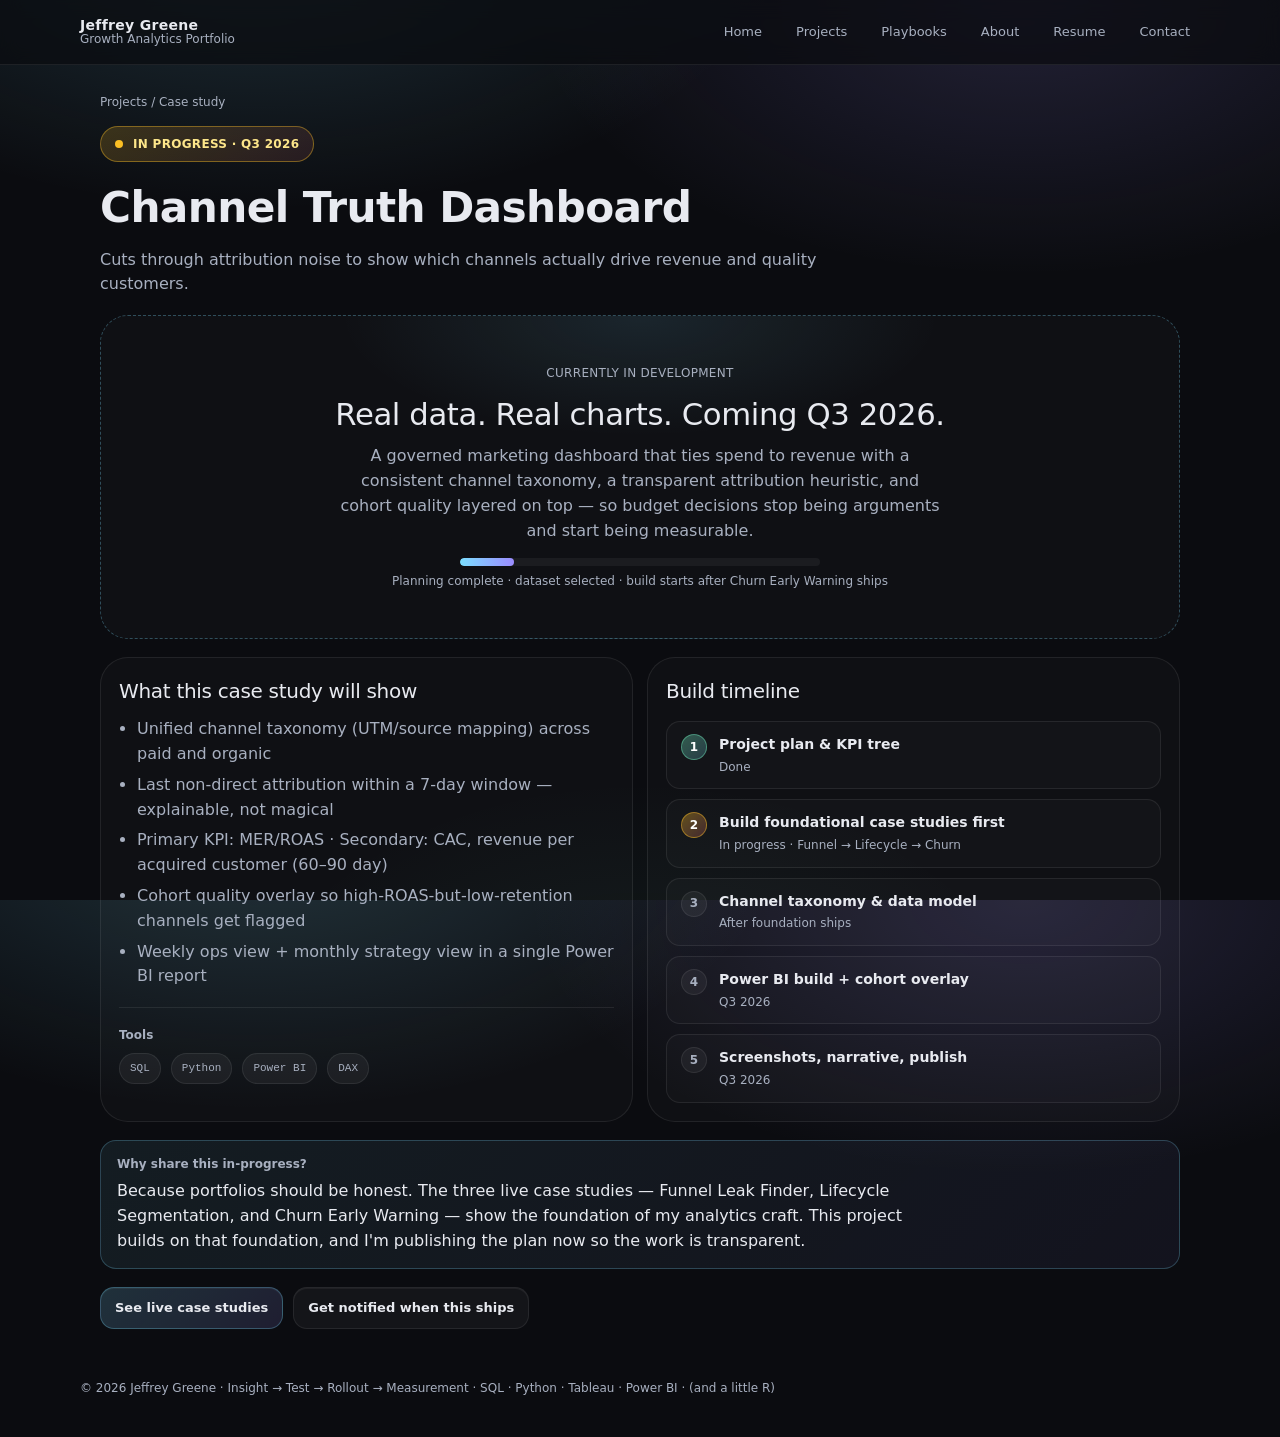
<file: case-studies/channel-truth-dashboard.html>
<!doctype html>
<html lang="en">
<head>
  <meta charset="utf-8" />
  <meta name="viewport" content="width=device-width, initial-scale=1" />
  <title>Channel Truth Dashboard | Jeffrey Greene | Growth Analytics Portfolio</title>
  <meta name="description" content="Channel Truth Dashboard — Cuts through attribution noise to show which channels actually drive revenue and quality customers."/>
  <link rel="stylesheet" href="../assets/styles.css" />
</head>
<body>
  <header class="nav">
    <div class="container nav-inner">
      <a class="brand" href="../index.html" aria-label="Home">
        <strong>Jeffrey Greene</strong>
        <span>Growth Analytics Portfolio</span>
      </a>
      <nav class="navlinks" aria-label="Primary">
        <a href="../index.html">Home</a>
        <a href="../projects.html">Projects</a>
        <a href="../playbooks.html">Playbooks</a>
        <a href="../about.html">About</a>
        <a href="../resume.html">Resume</a>
        <a href="../contact.html">Contact</a>
      </nav>
    </div>
  </header>
  <main class="container">
    <section class="section">
      <div class="breadcrumb"><a href="../projects.html">Projects</a> / Case study</div>
      <span class="status-banner in-progress" style="margin-top:14px;">
        <span class="pulse"></span>In Progress · Q3 2026
      </span>
      <h1 style="margin-top:8px;">Channel Truth Dashboard</h1>
      <p class="subhead">Cuts through attribution noise to show which channels actually drive revenue and quality customers.</p>

      <div class="coming-soon-hero">
        <div class="small" style="letter-spacing:.3px; text-transform:uppercase;">Currently in development</div>
        <div class="big">Real data. Real charts. Coming Q3 2026.</div>
        <p class="subhead" style="margin:0 auto; max-width:60ch;">
          A governed marketing dashboard that ties spend to revenue with a consistent channel taxonomy, a transparent attribution heuristic, and cohort quality layered on top — so budget decisions stop being arguments and start being measurable.
        </p>
        <div class="progress-bar" style="max-width:360px; margin-left:auto; margin-right:auto;">
          <span style="width:15%"></span>
        </div>
        <div class="small">Planning complete · dataset selected · build starts after Churn Early Warning ships</div>
      </div>

      <div class="grid cols-2" style="margin-top:14px;">
        <div class="panel">
          <div class="h2">What this case study will show</div>
          <ul class="list">
            <li>Unified channel taxonomy (UTM/source mapping) across paid and organic</li>
            <li>Last non-direct attribution within a 7-day window — explainable, not magical</li>
            <li>Primary KPI: MER/ROAS · Secondary: CAC, revenue per acquired customer (60–90 day)</li>
            <li>Cohort quality overlay so high-ROAS-but-low-retention channels get flagged</li>
            <li>Weekly ops view + monthly strategy view in a single Power BI report</li>
          </ul>
          <div class="hr"></div>
          <div class="small"><strong>Tools</strong></div>
          <div class="meta" style="margin-top:8px;"><span class="pill ">SQL</span><span class="pill ">Python</span><span class="pill ">Power BI</span><span class="pill ">DAX</span></div>
        </div>
        <div class="panel">
          <div class="h2">Build timeline</div>
          <div class="timeline">
            <div class="step done"><div class="dot-num">1</div><div><div class="what">Project plan & KPI tree</div><div class="when">Done</div></div></div>
            <div class="step now"><div class="dot-num">2</div><div><div class="what">Build foundational case studies first</div><div class="when">In progress · Funnel → Lifecycle → Churn</div></div></div>
            <div class="step "><div class="dot-num">3</div><div><div class="what">Channel taxonomy & data model</div><div class="when">After foundation ships</div></div></div>
            <div class="step "><div class="dot-num">4</div><div><div class="what">Power BI build + cohort overlay</div><div class="when">Q3 2026</div></div></div>
            <div class="step "><div class="dot-num">5</div><div><div class="what">Screenshots, narrative, publish</div><div class="when">Q3 2026</div></div></div>
          </div>
        </div>
      </div>

      <div class="callout" style="margin-top:18px;">
        <div class="small"><strong>Why share this in-progress?</strong></div>
        <div class="subhead" style="margin:6px 0 0; color:var(--text);">
          Because portfolios should be honest. The three live case studies — Funnel Leak Finder, Lifecycle Segmentation,
          and Churn Early Warning — show the foundation of my analytics craft. This project builds on that foundation,
          and I'm publishing the plan now so the work is transparent.
        </div>
      </div>

      <div style="margin-top:18px; display:flex; gap:10px; flex-wrap:wrap;">
        <a class="btn primary" href="../projects.html">See live case studies</a>
        <a class="btn" href="../contact.html">Get notified when this ships</a>
      </div>
    </section>
  </main>
  <footer class="container footer">
    © 2026 Jeffrey Greene · Insight → Test → Rollout → Measurement · SQL · Python · Tableau · Power BI · (and a little R)
  </footer>
  <script src="../assets/main.js"></script>
</body>
</html>
</file>
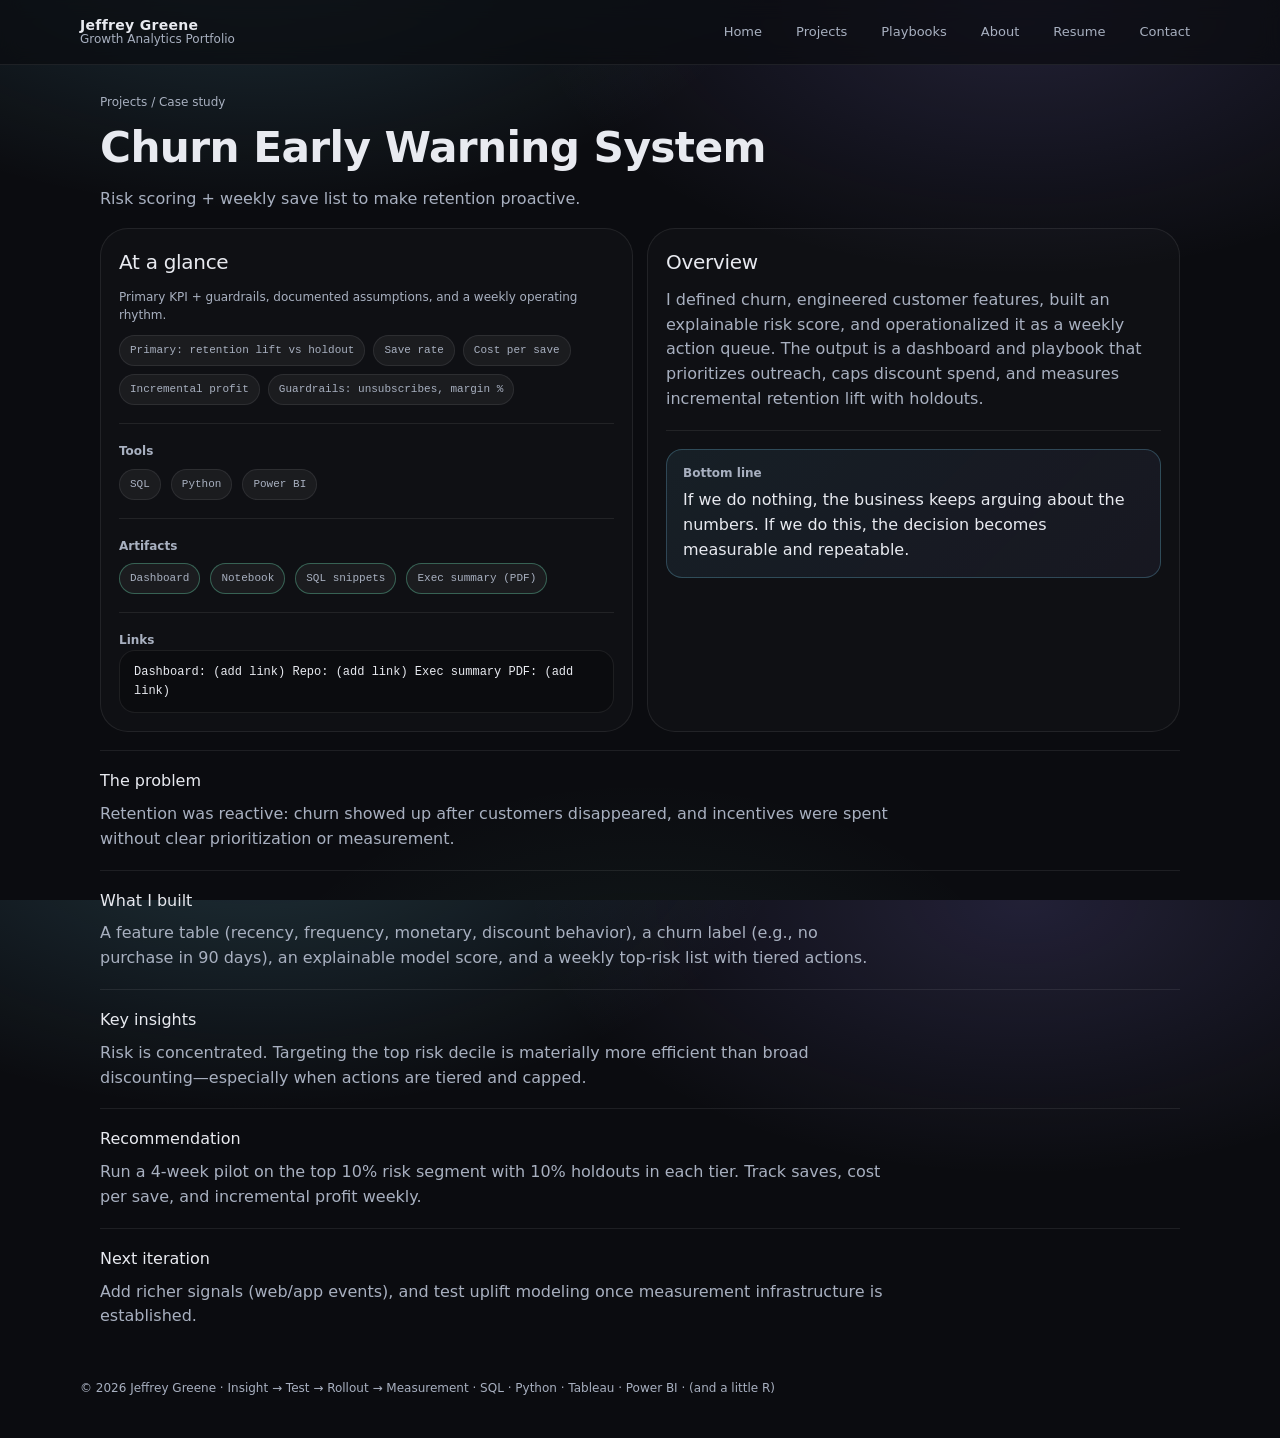
<file: case-studies/churn-early-warning.html>
<!doctype html>
<html lang="en">
<head>
  <meta charset="utf-8" />
  <meta name="viewport" content="width=device-width, initial-scale=1" />
  <title>Churn Early Warning System | Jeffrey Greene | Growth Analytics Portfolio</title>
  <meta name="description" content="Churn Early Warning System — Risk scoring + weekly save list to make retention proactive."/>
  <link rel="stylesheet" href="../assets/styles.css" />
</head>
<body>
  <header class="nav">
    <div class="container nav-inner">
      <a class="brand" href="../index.html" aria-label="Home">
        <strong>Jeffrey Greene</strong>
        <span>Growth Analytics Portfolio</span>
      </a>
      <nav class="navlinks" aria-label="Primary">
        <a href="../index.html">Home</a>
        <a href="../projects.html">Projects</a>
        <a href="../playbooks.html">Playbooks</a>
        <a href="../about.html">About</a>
        <a href="../resume.html">Resume</a>
        <a href="../contact.html">Contact</a>
      </nav>
    </div>
  </header>
  <main class="container">
    
    <section class="section">
      <div class="breadcrumb"><a href="../projects.html">Projects</a> / Case study</div>
      <h1 style="margin-top:12px;">Churn Early Warning System</h1>
      <p class="subhead">Risk scoring + weekly save list to make retention proactive.</p>
      <div class="grid cols-2" style="margin-top:14px;">
        <div class="panel">
          <div class="h2">At a glance</div>
          <div class="small">Primary KPI + guardrails, documented assumptions, and a weekly operating rhythm.</div>
          <div class="meta" style="margin-top:10px; gap:8px;">
            <span class="pill">Primary: retention lift vs holdout</span><span class="pill">Save rate</span><span class="pill">Cost per save</span><span class="pill">Incremental profit</span><span class="pill">Guardrails: unsubscribes, margin %</span>
          </div>
          <div class="hr"></div>
          <div class="small"><strong>Tools</strong></div>
          <div class="meta" style="margin-top:8px;"><span class="pill">SQL</span><span class="pill">Python</span><span class="pill">Power BI</span></div>
          <div class="hr"></div>
          <div class="small"><strong>Artifacts</strong></div>
          <div class="meta" style="margin-top:8px;"><span class="pill good">Dashboard</span><span class="pill good">Notebook</span><span class="pill good">SQL snippets</span><span class="pill good">Exec summary (PDF)</span></div>
          <div class="hr"></div>
          <div class="small"><strong>Links</strong></div>
          <div class="code">Dashboard: (add link)
Repo: (add link)
Exec summary PDF: (add link)</div>
        </div>
        <div class="panel">
          <div class="h2">Overview</div>
          <p class="subhead" style="margin:0;">I defined churn, engineered customer features, built an explainable risk score, and operationalized it as a weekly action queue. The output is a dashboard and playbook that prioritizes outreach, caps discount spend, and measures incremental retention lift with holdouts.</p>
          <div class="hr"></div>
          <div class="callout">
            <div class="small"><strong>Bottom line</strong></div>
            <div class="subhead" style="margin:6px 0 0; color:var(--text);">If we do nothing, the business keeps arguing about the numbers. If we do this, the decision becomes measurable and repeatable.</div>
          </div>
        </div>
      </div>
      
        <div class="hr"></div>
        <div class="h3">The problem</div>
        <p class="subhead" style="margin:0;">Retention was reactive: churn showed up after customers disappeared, and incentives were spent without clear prioritization or measurement.</p>
        
        <div class="hr"></div>
        <div class="h3">What I built</div>
        <p class="subhead" style="margin:0;">A feature table (recency, frequency, monetary, discount behavior), a churn label (e.g., no purchase in 90 days), an explainable model score, and a weekly top‑risk list with tiered actions.</p>
        
        <div class="hr"></div>
        <div class="h3">Key insights</div>
        <p class="subhead" style="margin:0;">Risk is concentrated. Targeting the top risk decile is materially more efficient than broad discounting—especially when actions are tiered and capped.</p>
        
        <div class="hr"></div>
        <div class="h3">Recommendation</div>
        <p class="subhead" style="margin:0;">Run a 4‑week pilot on the top 10% risk segment with 10% holdouts in each tier. Track saves, cost per save, and incremental profit weekly.</p>
        
        <div class="hr"></div>
        <div class="h3">Next iteration</div>
        <p class="subhead" style="margin:0;">Add richer signals (web/app events), and test uplift modeling once measurement infrastructure is established.</p>
        
    </section>
    
  </main>
  <footer class="container footer">
    © 2026 Jeffrey Greene · Insight → Test → Rollout → Measurement · SQL · Python · Tableau · Power BI · (and a little R)
  </footer>
  <script src="../assets/main.js"></script>
</body>
</html>
</file>
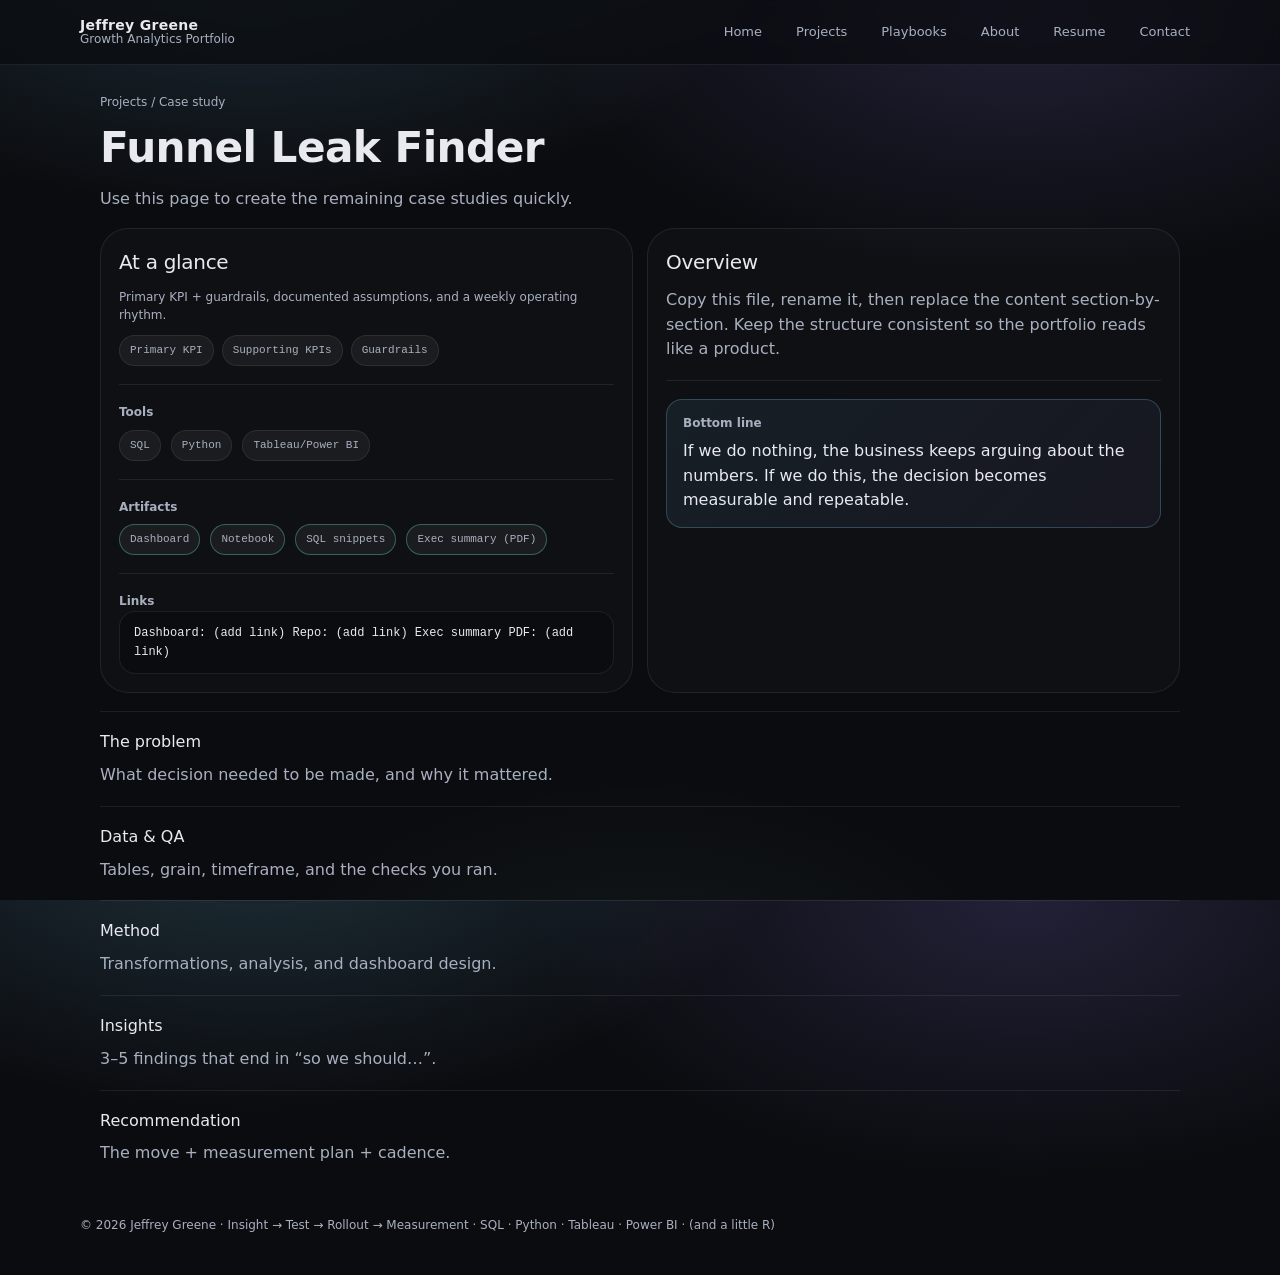
<file: case-studies/funnel-leak-finder.html>
<!doctype html>
<html lang="en">
<head>
  <meta charset="utf-8" />
  <meta name="viewport" content="width=device-width, initial-scale=1" />
  <title>Funnel Leak Finder | Jeffrey Greene | Growth Analytics Portfolio</title>
  <meta name="description" content="Funnel Leak Finder — Use this page to create the remaining case studies quickly."/>
  <link rel="stylesheet" href="../assets/styles.css" />
</head>
<body>
  <header class="nav">
    <div class="container nav-inner">
      <a class="brand" href="../index.html" aria-label="Home">
        <strong>Jeffrey Greene</strong>
        <span>Growth Analytics Portfolio</span>
      </a>
      <nav class="navlinks" aria-label="Primary">
        <a href="../index.html">Home</a>
        <a href="../projects.html">Projects</a>
        <a href="../playbooks.html">Playbooks</a>
        <a href="../about.html">About</a>
        <a href="../resume.html">Resume</a>
        <a href="../contact.html">Contact</a>
      </nav>
    </div>
  </header>
  <main class="container">
    
    <section class="section">
      <div class="breadcrumb"><a href="../projects.html">Projects</a> / Case study</div>
      <h1 style="margin-top:12px;">Funnel Leak Finder</h1>
      <p class="subhead">Use this page to create the remaining case studies quickly.</p>
      <div class="grid cols-2" style="margin-top:14px;">
        <div class="panel">
          <div class="h2">At a glance</div>
          <div class="small">Primary KPI + guardrails, documented assumptions, and a weekly operating rhythm.</div>
          <div class="meta" style="margin-top:10px; gap:8px;">
            <span class="pill">Primary KPI</span><span class="pill">Supporting KPIs</span><span class="pill">Guardrails</span>
          </div>
          <div class="hr"></div>
          <div class="small"><strong>Tools</strong></div>
          <div class="meta" style="margin-top:8px;"><span class="pill">SQL</span><span class="pill">Python</span><span class="pill">Tableau/Power BI</span></div>
          <div class="hr"></div>
          <div class="small"><strong>Artifacts</strong></div>
          <div class="meta" style="margin-top:8px;"><span class="pill good">Dashboard</span><span class="pill good">Notebook</span><span class="pill good">SQL snippets</span><span class="pill good">Exec summary (PDF)</span></div>
          <div class="hr"></div>
          <div class="small"><strong>Links</strong></div>
          <div class="code">Dashboard: (add link)
Repo: (add link)
Exec summary PDF: (add link)</div>
        </div>
        <div class="panel">
          <div class="h2">Overview</div>
          <p class="subhead" style="margin:0;">Copy this file, rename it, then replace the content section-by-section. Keep the structure consistent so the portfolio reads like a product.</p>
          <div class="hr"></div>
          <div class="callout">
            <div class="small"><strong>Bottom line</strong></div>
            <div class="subhead" style="margin:6px 0 0; color:var(--text);">If we do nothing, the business keeps arguing about the numbers. If we do this, the decision becomes measurable and repeatable.</div>
          </div>
        </div>
      </div>
      
        <div class="hr"></div>
        <div class="h3">The problem</div>
        <p class="subhead" style="margin:0;">What decision needed to be made, and why it mattered.</p>
        
        <div class="hr"></div>
        <div class="h3">Data & QA</div>
        <p class="subhead" style="margin:0;">Tables, grain, timeframe, and the checks you ran.</p>
        
        <div class="hr"></div>
        <div class="h3">Method</div>
        <p class="subhead" style="margin:0;">Transformations, analysis, and dashboard design.</p>
        
        <div class="hr"></div>
        <div class="h3">Insights</div>
        <p class="subhead" style="margin:0;">3–5 findings that end in “so we should…”.</p>
        
        <div class="hr"></div>
        <div class="h3">Recommendation</div>
        <p class="subhead" style="margin:0;">The move + measurement plan + cadence.</p>
        
    </section>
    
  </main>
  <footer class="container footer">
    © 2026 Jeffrey Greene · Insight → Test → Rollout → Measurement · SQL · Python · Tableau · Power BI · (and a little R)
  </footer>
  <script src="../assets/main.js"></script>
</body>
</html>
</file>
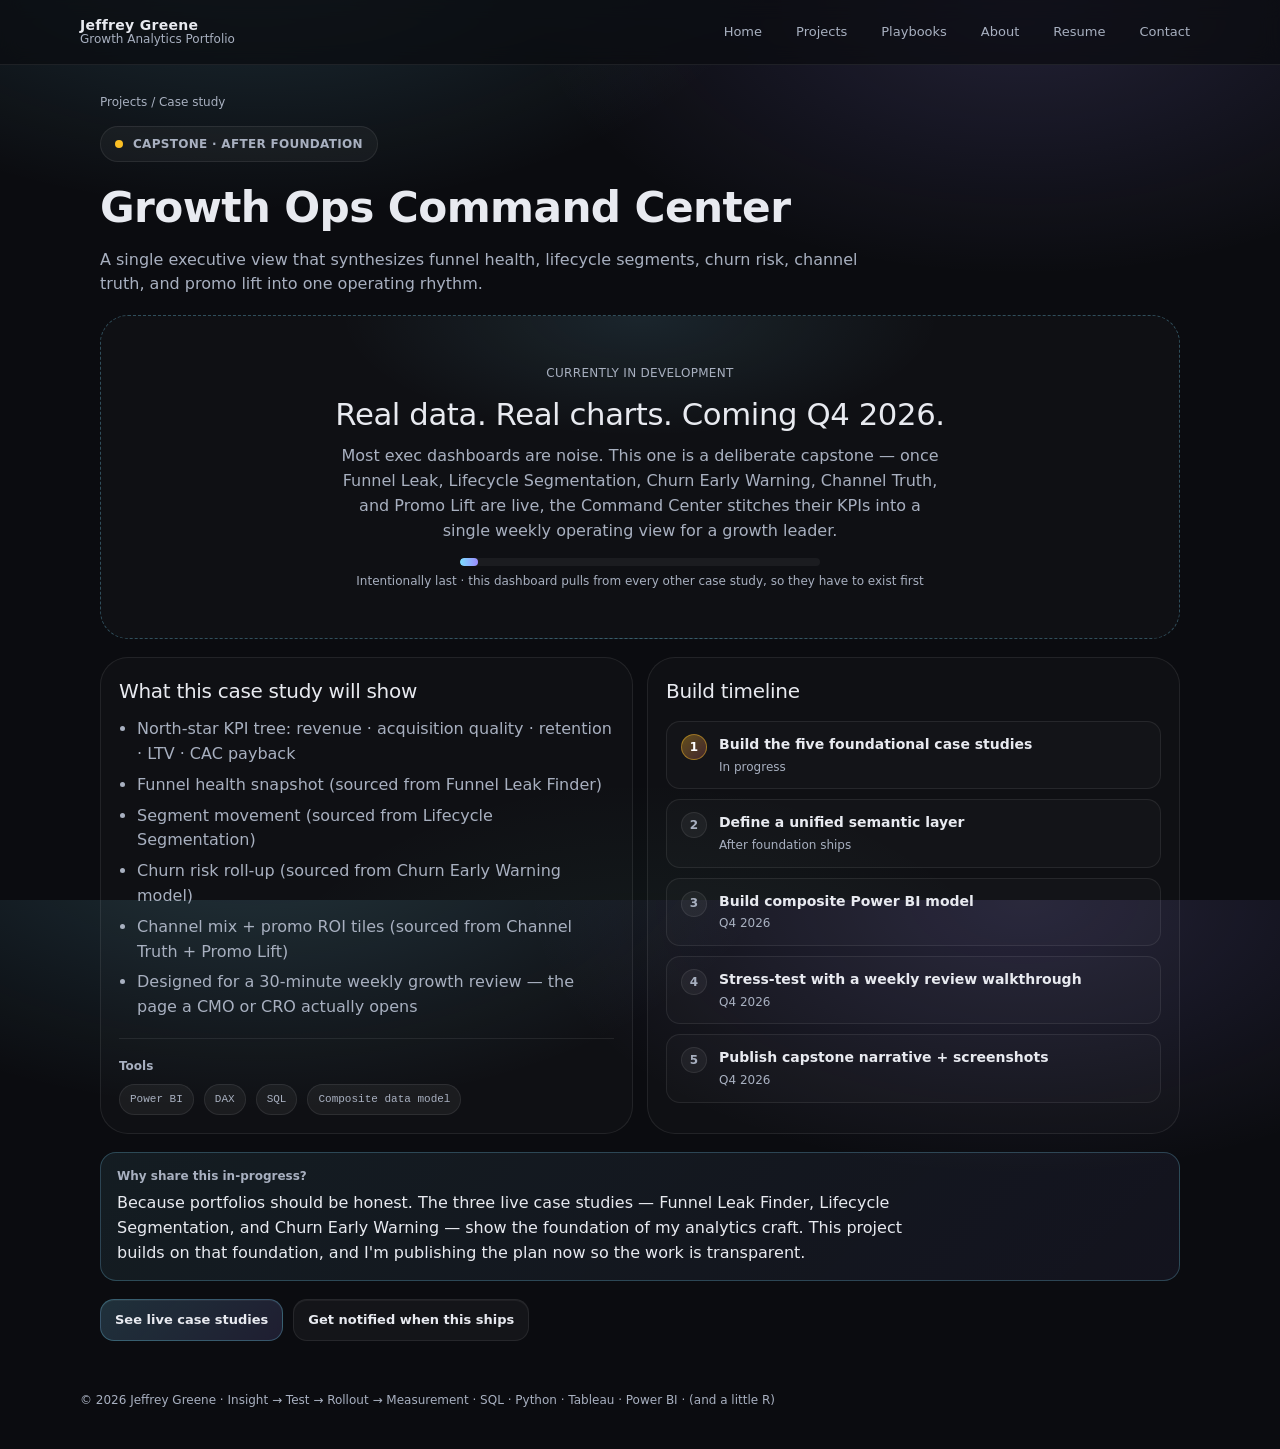
<file: case-studies/growth-ops-command-center.html>
<!doctype html>
<html lang="en">
<head>
  <meta charset="utf-8" />
  <meta name="viewport" content="width=device-width, initial-scale=1" />
  <title>Growth Ops Command Center | Jeffrey Greene | Growth Analytics Portfolio</title>
  <meta name="description" content="Growth Ops Command Center — A single executive view that synthesizes funnel health, lifecycle segments, churn risk, channel truth, and promo lift into one operating rhythm."/>
  <link rel="stylesheet" href="../assets/styles.css" />
</head>
<body>
  <header class="nav">
    <div class="container nav-inner">
      <a class="brand" href="../index.html" aria-label="Home">
        <strong>Jeffrey Greene</strong>
        <span>Growth Analytics Portfolio</span>
      </a>
      <nav class="navlinks" aria-label="Primary">
        <a href="../index.html">Home</a>
        <a href="../projects.html">Projects</a>
        <a href="../playbooks.html">Playbooks</a>
        <a href="../about.html">About</a>
        <a href="../resume.html">Resume</a>
        <a href="../contact.html">Contact</a>
      </nav>
    </div>
  </header>
  <main class="container">
    <section class="section">
      <div class="breadcrumb"><a href="../projects.html">Projects</a> / Case study</div>
      <span class="status-banner planned" style="margin-top:14px;">
        <span class="pulse"></span>Capstone · After Foundation
      </span>
      <h1 style="margin-top:8px;">Growth Ops Command Center</h1>
      <p class="subhead">A single executive view that synthesizes funnel health, lifecycle segments, churn risk, channel truth, and promo lift into one operating rhythm.</p>

      <div class="coming-soon-hero">
        <div class="small" style="letter-spacing:.3px; text-transform:uppercase;">Currently in development</div>
        <div class="big">Real data. Real charts. Coming Q4 2026.</div>
        <p class="subhead" style="margin:0 auto; max-width:60ch;">
          Most exec dashboards are noise. This one is a deliberate capstone — once Funnel Leak, Lifecycle Segmentation, Churn Early Warning, Channel Truth, and Promo Lift are live, the Command Center stitches their KPIs into a single weekly operating view for a growth leader.
        </p>
        <div class="progress-bar" style="max-width:360px; margin-left:auto; margin-right:auto;">
          <span style="width:5%"></span>
        </div>
        <div class="small">Intentionally last · this dashboard pulls from every other case study, so they have to exist first</div>
      </div>

      <div class="grid cols-2" style="margin-top:14px;">
        <div class="panel">
          <div class="h2">What this case study will show</div>
          <ul class="list">
            <li>North-star KPI tree: revenue · acquisition quality · retention · LTV · CAC payback</li>
            <li>Funnel health snapshot (sourced from Funnel Leak Finder)</li>
            <li>Segment movement (sourced from Lifecycle Segmentation)</li>
            <li>Churn risk roll-up (sourced from Churn Early Warning model)</li>
            <li>Channel mix + promo ROI tiles (sourced from Channel Truth + Promo Lift)</li>
            <li>Designed for a 30-minute weekly growth review — the page a CMO or CRO actually opens</li>
          </ul>
          <div class="hr"></div>
          <div class="small"><strong>Tools</strong></div>
          <div class="meta" style="margin-top:8px;"><span class="pill ">Power BI</span><span class="pill ">DAX</span><span class="pill ">SQL</span><span class="pill ">Composite data model</span></div>
        </div>
        <div class="panel">
          <div class="h2">Build timeline</div>
          <div class="timeline">
            <div class="step now"><div class="dot-num">1</div><div><div class="what">Build the five foundational case studies</div><div class="when">In progress</div></div></div>
            <div class="step "><div class="dot-num">2</div><div><div class="what">Define a unified semantic layer</div><div class="when">After foundation ships</div></div></div>
            <div class="step "><div class="dot-num">3</div><div><div class="what">Build composite Power BI model</div><div class="when">Q4 2026</div></div></div>
            <div class="step "><div class="dot-num">4</div><div><div class="what">Stress-test with a weekly review walkthrough</div><div class="when">Q4 2026</div></div></div>
            <div class="step "><div class="dot-num">5</div><div><div class="what">Publish capstone narrative + screenshots</div><div class="when">Q4 2026</div></div></div>
          </div>
        </div>
      </div>

      <div class="callout" style="margin-top:18px;">
        <div class="small"><strong>Why share this in-progress?</strong></div>
        <div class="subhead" style="margin:6px 0 0; color:var(--text);">
          Because portfolios should be honest. The three live case studies — Funnel Leak Finder, Lifecycle Segmentation,
          and Churn Early Warning — show the foundation of my analytics craft. This project builds on that foundation,
          and I'm publishing the plan now so the work is transparent.
        </div>
      </div>

      <div style="margin-top:18px; display:flex; gap:10px; flex-wrap:wrap;">
        <a class="btn primary" href="../projects.html">See live case studies</a>
        <a class="btn" href="../contact.html">Get notified when this ships</a>
      </div>
    </section>
  </main>
  <footer class="container footer">
    © 2026 Jeffrey Greene · Insight → Test → Rollout → Measurement · SQL · Python · Tableau · Power BI · (and a little R)
  </footer>
  <script src="../assets/main.js"></script>
</body>
</html>
</file>
<file: assets/styles.css>
:root{
  --bg:#0b0c10;
  --panel:#111319;
  --text:#e8eaf0;
  --muted:#a8b0c0;
  --line:rgba(255,255,255,.08);
  --accent:#7cdeff;
  --accent2:#9b8cff;
  --ok:#6ee7b7;
  --warn:#fbbf24;
  --bad:#fb7185;
  --shadow: 0 12px 35px rgba(0,0,0,.35);
  --radius: 18px;
  --radius2: 28px;
  --max: 1120px;
  --mono: ui-monospace, SFMono-Regular, Menlo, Monaco, Consolas, "Liberation Mono", "Courier New", monospace;
  --sans: ui-sans-serif, system-ui, -apple-system, Segoe UI, Roboto, Helvetica, Arial, "Apple Color Emoji","Segoe UI Emoji";
}
*{box-sizing:border-box}
html,body{height:100%}
body{
  margin:0;
  font-family:var(--sans);
  color:var(--text);
  background:
    radial-gradient(900px 500px at 20% -10%, rgba(124,222,255,.18), transparent 60%),
    radial-gradient(900px 500px at 80% 0%, rgba(155,140,255,.16), transparent 55%),
    radial-gradient(700px 500px at 50% 120%, rgba(110,231,183,.08), transparent 60%),
    var(--bg);
  line-height:1.55;
}
a{color:inherit; text-decoration:none}
a:hover{color:var(--accent)}
.container{max-width:var(--max); margin:0 auto; padding:0 20px}
.nav{
  position:sticky; top:0; z-index:50;
  background:rgba(11,12,16,.72);
  backdrop-filter: blur(10px);
  border-bottom:1px solid var(--line);
}
.nav-inner{display:flex; align-items:center; justify-content:space-between; gap:18px; padding:14px 0}
.brand{display:flex; flex-direction:column; line-height:1.1}
.brand strong{font-size:14px; letter-spacing:.3px}
.brand span{font-size:12px; color:var(--muted)}
.navlinks{display:flex; gap:14px; flex-wrap:wrap; justify-content:flex-end}
.navlinks a{
  font-size:13px; color:var(--muted);
  padding:8px 10px; border-radius:12px;
}
.navlinks a.active, .navlinks a:hover{
  color:var(--text);
  background:rgba(255,255,255,.06);
}
.hero{padding:44px 0 22px}
.badge{
  display:inline-flex; align-items:center; gap:10px;
  padding:8px 12px; border-radius:999px;
  border:1px solid var(--line);
  background:rgba(255,255,255,.03);
  color:var(--muted);
  font-size:12px;
}
.badge .dot{width:8px; height:8px; border-radius:99px; background:var(--accent); box-shadow:0 0 0 3px rgba(124,222,255,.14)}
h1{
  margin:16px 0 10px;
  font-size: clamp(28px, 3.3vw, 44px);
  line-height:1.12;
  letter-spacing:-.6px;
}
.subhead{
  max-width:78ch;
  font-size:16px;
  color:var(--muted);
}
.cta-row{display:flex; gap:12px; flex-wrap:wrap; margin-top:18px}
.btn{
  display:inline-flex; align-items:center; justify-content:center; gap:10px;
  padding:10px 14px;
  border-radius:14px;
  border:1px solid var(--line);
  background:rgba(255,255,255,.04);
  color:var(--text);
  font-weight:600;
  font-size:13px;
  box-shadow: 0 1px 0 rgba(255,255,255,.05) inset;
}
.btn.primary{
  background:linear-gradient(135deg, rgba(124,222,255,.18), rgba(155,140,255,.14));
  border-color: rgba(124,222,255,.28);
}
.btn:hover{transform: translateY(-1px); transition: .15s ease}
.kicker{margin-top:10px; font-size:12px; color:var(--muted)}
.section{padding:22px 0}
.hr{height:1px; background:var(--line); margin:18px 0}
.grid{display:grid; gap:14px}
.grid.cols-3{grid-template-columns:repeat(3, minmax(0,1fr))}
.grid.cols-2{grid-template-columns:repeat(2, minmax(0,1fr))}
@media (max-width: 920px){
  .grid.cols-3{grid-template-columns:1fr}
  .grid.cols-2{grid-template-columns:1fr}
}
.card{
  border:1px solid var(--line);
  background:rgba(255,255,255,.03);
  border-radius:var(--radius);
  padding:16px;
  box-shadow: var(--shadow);
}
.card h3{margin:0 0 6px; font-size:16px; letter-spacing:-.2px}
.card p{margin:0; color:var(--muted); font-size:13px}
.meta{
  margin-top:10px;
  display:flex; gap:10px; flex-wrap:wrap;
  font-size:12px; color:var(--muted);
}
.pill{
  padding:6px 10px;
  border-radius:999px;
  background:rgba(255,255,255,.05);
  border:1px solid var(--line);
  font-family:var(--mono);
  font-size:11px;
}
.pill.good{border-color: rgba(110,231,183,.35)}
.pill.warn{border-color: rgba(251,191,36,.35)}
.pill.bad{border-color: rgba(251,113,133,.35)}
.panel{
  border:1px solid var(--line);
  border-radius:var(--radius2);
  background:rgba(255,255,255,.02);
  padding:18px;
}
.small{font-size:12px; color:var(--muted)}
.h2{
  margin:0 0 10px;
  font-size:20px;
  letter-spacing:-.3px;
}
.h3{
  margin:0 0 8px;
  font-size:16px;
}
.two-col{display:grid; grid-template-columns: 1.2fr .8fr; gap:14px}
@media (max-width: 920px){ .two-col{grid-template-columns:1fr} }
.list{
  margin:0; padding:0 0 0 18px; color:var(--muted)
}
.list li{margin:6px 0}
.callout{
  padding:14px 16px;
  border-radius:16px;
  border:1px solid rgba(124,222,255,.24);
  background:linear-gradient(135deg, rgba(124,222,255,.08), rgba(155,140,255,.06));
}
.toggle{
  display:flex; gap:8px; align-items:center; flex-wrap:wrap;
  padding:10px; border:1px solid var(--line);
  background:rgba(255,255,255,.03);
  border-radius:16px;
}
.toggle button{
  border:1px solid var(--line);
  background:rgba(255,255,255,.03);
  color:var(--muted);
  padding:8px 10px;
  border-radius:14px;
  font-weight:600;
  cursor:pointer;
}
.toggle button.active{
  color:var(--text);
  border-color: rgba(124,222,255,.28);
  background:linear-gradient(135deg, rgba(124,222,255,.16), rgba(155,140,255,.12));
}
.filters{display:flex; gap:8px; flex-wrap:wrap; margin-top:10px}
.filters button{
  border:1px solid var(--line);
  background:rgba(255,255,255,.03);
  color:var(--muted);
  padding:7px 10px;
  border-radius:999px;
  font-size:12px;
  cursor:pointer;
}
.filters button.active{color:var(--text); border-color: rgba(110,231,183,.30)}
.footer{padding:28px 0 40px; color:var(--muted); font-size:12px}
.code{
  font-family:var(--mono);
  font-size:12px;
  padding:12px 14px;
  border-radius:16px;
  background:rgba(0,0,0,.25);
  border:1px solid var(--line);
  overflow:auto;
}
.kpis{
  display:grid; gap:10px; grid-template-columns:repeat(3, minmax(0,1fr));
}
@media (max-width: 920px){ .kpis{grid-template-columns:1fr} }
.kpi{
  border:1px solid var(--line);
  border-radius:16px;
  padding:12px 14px;
  background:rgba(255,255,255,.03);
}
.kpi .label{font-size:11px; color:var(--muted)}
.kpi .value{font-size:16px; font-weight:700; margin-top:4px}
.breadcrumb{font-size:12px; color:var(--muted); margin-top:6px}
.breadcrumb a{color:var(--muted)}
.breadcrumb a:hover{color:var(--accent)}
/* === Coming Soon / In Progress states === */
.status-banner{
  display:inline-flex; align-items:center; gap:10px;
  padding:8px 14px; border-radius:999px;
  font-size:12px; font-weight:600; letter-spacing:.3px;
  text-transform:uppercase;
  margin-bottom:14px;
}
.status-banner.in-progress{
  background:linear-gradient(135deg, rgba(251,191,36,.18), rgba(251,113,133,.10));
  border:1px solid rgba(251,191,36,.40);
  color:#fde68a;
}
.status-banner.live{
  background:linear-gradient(135deg, rgba(110,231,183,.18), rgba(124,222,255,.10));
  border:1px solid rgba(110,231,183,.40);
  color:#a7f3d0;
}
.status-banner.planned{
  background:rgba(255,255,255,.04);
  border:1px solid var(--line);
  color:var(--muted);
}
.status-banner .pulse{
  width:8px; height:8px; border-radius:99px;
  background:var(--warn);
  box-shadow:0 0 0 0 rgba(251,191,36,.6);
  animation:pulse 2s infinite;
}
@keyframes pulse{
  0%{box-shadow:0 0 0 0 rgba(251,191,36,.55)}
  70%{box-shadow:0 0 0 10px rgba(251,191,36,0)}
  100%{box-shadow:0 0 0 0 rgba(251,191,36,0)}
}
.coming-soon-hero{
  text-align:center;
  padding:48px 24px;
  border:1px dashed rgba(124,222,255,.30);
  border-radius:var(--radius2);
  background:
    radial-gradient(500px 200px at 50% 0%, rgba(124,222,255,.10), transparent 60%),
    rgba(255,255,255,.02);
  margin:18px 0;
}
.coming-soon-hero .big{
  font-size:clamp(22px, 2.4vw, 32px);
  letter-spacing:-.4px;
  margin:8px 0 6px;
}
.progress-bar{
  position:relative;
  height:8px;
  background:rgba(255,255,255,.05);
  border-radius:99px;
  overflow:hidden;
  margin:14px 0 6px;
}
.progress-bar > span{
  display:block; height:100%;
  background:linear-gradient(90deg, var(--accent), var(--accent2));
  border-radius:99px;
}
.timeline{
  display:grid; gap:10px; margin-top:14px;
}
.timeline .step{
  display:flex; gap:12px; align-items:flex-start;
  padding:12px 14px;
  border:1px solid var(--line);
  border-radius:14px;
  background:rgba(255,255,255,.02);
}
.timeline .step .dot-num{
  flex:none;
  width:26px; height:26px; border-radius:99px;
  display:flex; align-items:center; justify-content:center;
  font-size:12px; font-weight:700;
  background:rgba(255,255,255,.05);
  border:1px solid var(--line);
  color:var(--muted);
}
.timeline .step.done .dot-num{background:linear-gradient(135deg, rgba(110,231,183,.35), rgba(124,222,255,.20)); color:#fff; border-color:rgba(110,231,183,.45)}
.timeline .step.now .dot-num{background:linear-gradient(135deg, rgba(251,191,36,.35), rgba(251,113,133,.20)); color:#fff; border-color:rgba(251,191,36,.45)}
.timeline .step .what{font-weight:600; font-size:14px}
.timeline .step .when{font-size:12px; color:var(--muted); margin-top:2px}
</file>
